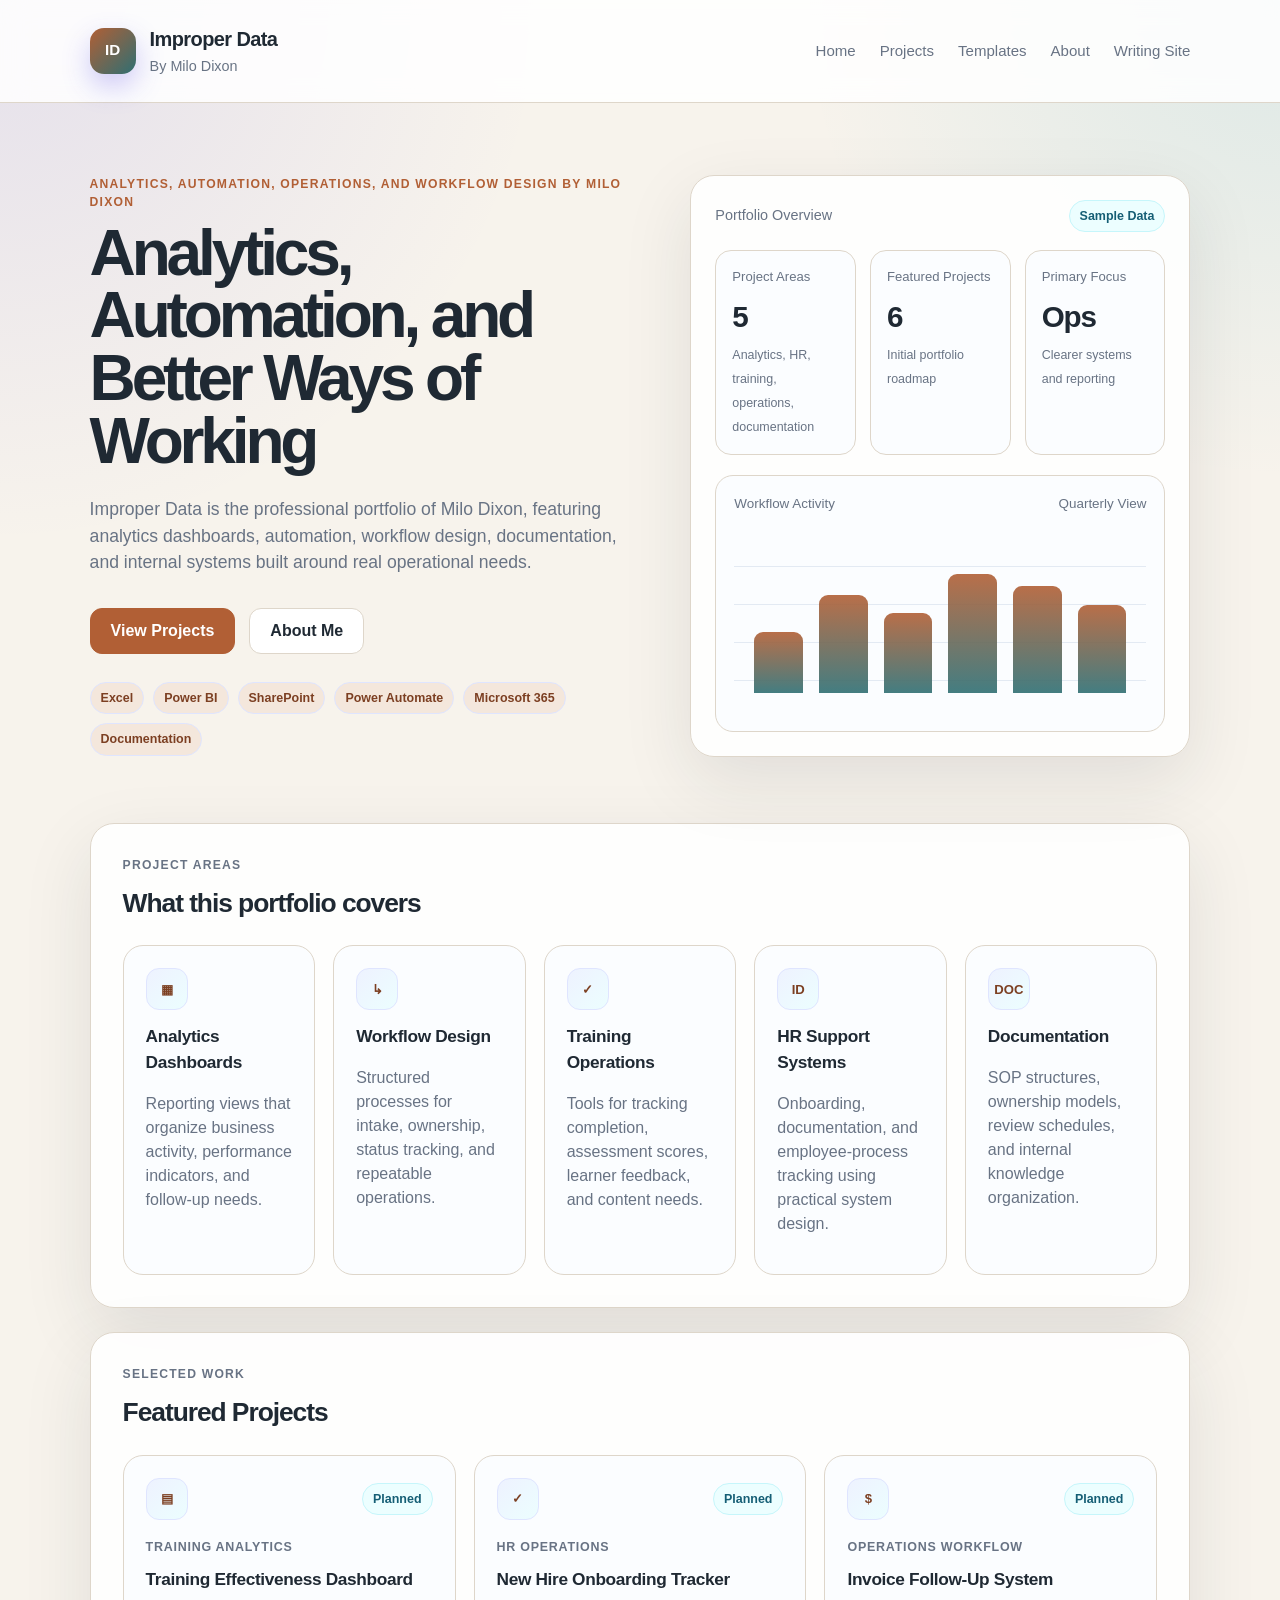
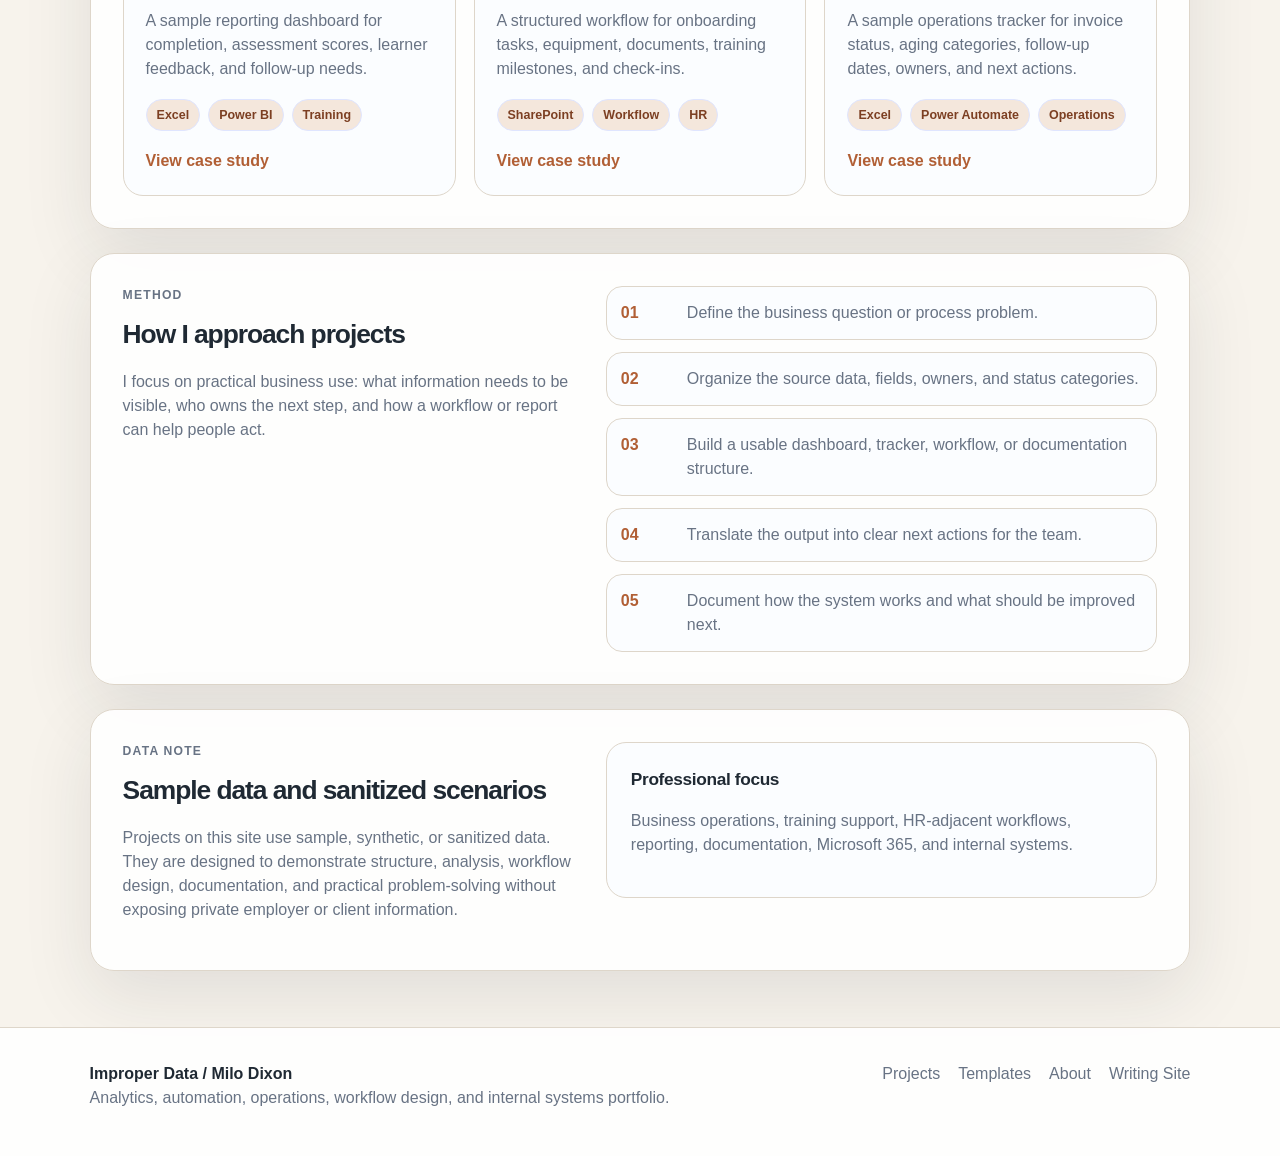
<file: index.html>
<!DOCTYPE html>
<html lang="en">
<head>
  <meta charset="UTF-8" />
  <meta name="viewport" content="width=device-width, initial-scale=1.0" />
  <title>Improper Data | Analytics, Automation, Operations, and Workflow Design by Milo Dixon</title>
  <meta name="description" content="Improper Data is the professional portfolio of Milo Dixon, featuring analytics dashboards, automation, workflow design, documentation, and internal systems built around real operational needs." />
  <link rel="canonical" href="https://milo-dixon.github.io/improper-data/" />
  <meta property="og:type" content="website" />
  <meta property="og:title" content="Improper Data | Analytics, Automation, Operations, and Workflow Design by Milo Dixon" />
  <meta property="og:description" content="Improper Data is the professional portfolio of Milo Dixon, featuring analytics dashboards, automation, workflow design, documentation, and internal systems built around real operational needs." />
  <meta property="og:url" content="https://milo-dixon.github.io/improper-data/" />
  <meta name="twitter:card" content="summary" />
  <meta name="twitter:title" content="Improper Data | Analytics, Automation, Operations, and Workflow Design by Milo Dixon" />
  <meta name="twitter:description" content="Improper Data is the professional portfolio of Milo Dixon, featuring analytics dashboards, automation, workflow design, documentation, and internal systems built around real operational needs." />
  <link rel="stylesheet" href="style.css" />
  <script type="application/ld+json">
    {
      "@context": "https://schema.org",
      "@type": "WebSite",
      "name": "Improper Data",
      "url": "https://milo-dixon.github.io/improper-data/",
      "description": "Improper Data is the professional portfolio of Milo Dixon, featuring analytics dashboards, automation, workflow design, documentation, and internal systems built around real operational needs.",
      "creator": {
        "@type": "Person",
        "name": "Milo Dixon"
      },
      "author": {
        "@type": "Person",
        "name": "Milo Dixon"
      }
    }
  </script>
</head>
<body>
  <header class="site-header">
  <a class="brand" href="index.html">
    <div class="logo">ID</div>
    <div>
      <h1>Improper Data</h1>
      <p>By Milo Dixon</p>
    </div>
  </a>

  <nav>
    <a href="index.html">Home</a>
    <a href="projects.html">Projects</a>
    <a href="templates.html">Templates</a>
    <a href="about.html">About</a>
    <a href="https://milo-dixon.github.io/" target="_blank" rel="noopener">Writing Site</a>
  </nav>
</header>
  <main>

    <section class="hero">
      <div class="hero-copy">
        <p class="eyebrow">Analytics, Automation, Operations, and Workflow Design by Milo Dixon</p>
        <h2>Analytics, Automation, and Better Ways of Working</h2>
        <p>
          Improper Data is the professional portfolio of Milo Dixon, featuring analytics
          dashboards, automation, workflow design, documentation, and internal systems
          built around real operational needs.
        </p>

        <div class="hero-actions">
          <a class="button primary" href="projects.html">View Projects</a>
          <a class="button secondary" href="about.html">About Me</a>
        </div>

        <div class="tool-strip">
          <span>Excel</span>
          <span>Power BI</span>
          <span>SharePoint</span>
          <span>Power Automate</span>
          <span>Microsoft 365</span>
          <span>Documentation</span>
        </div>
      </div>

      <div class="dashboard-card">
        <div class="dashboard-header">
          <span>Portfolio Overview</span>
          <span class="status-chip">Sample Data</span>
        </div>

        <div class="metrics">
          <div>
            <p>Project Areas</p>
            <strong>5</strong>
            <span>Analytics, HR, training, operations, documentation</span>
          </div>
          <div>
            <p>Featured Projects</p>
            <strong>6</strong>
            <span>Initial portfolio roadmap</span>
          </div>
          <div>
            <p>Primary Focus</p>
            <strong>Ops</strong>
            <span>Clearer systems and reporting</span>
          </div>
        </div>

        <div class="chart-panel">
          <div class="chart-title">
            <span>Workflow Activity</span>
            <span>Quarterly View</span>
          </div>
          <div class="chart-placeholder">
            <div class="bar bar-one"></div>
            <div class="bar bar-two"></div>
            <div class="bar bar-three"></div>
            <div class="bar bar-four"></div>
            <div class="bar bar-five"></div>
            <div class="bar bar-six"></div>
          </div>
        </div>
      </div>
    </section>

    <section class="section">
      <div class="section-heading">
        <p class="eyebrow">Project Areas</p>
        <h3>What this portfolio covers</h3>
      </div>

      <div class="area-grid">
        <article class="area-card">
          <div class="icon">▦</div>
          <h4>Analytics Dashboards</h4>
          <p>Reporting views that organize business activity, performance indicators, and follow-up needs.</p>
        </article>
        <article class="area-card">
          <div class="icon">↳</div>
          <h4>Workflow Design</h4>
          <p>Structured processes for intake, ownership, status tracking, and repeatable operations.</p>
        </article>
        <article class="area-card">
          <div class="icon">✓</div>
          <h4>Training Operations</h4>
          <p>Tools for tracking completion, assessment scores, learner feedback, and content needs.</p>
        </article>
        <article class="area-card">
          <div class="icon">ID</div>
          <h4>HR Support Systems</h4>
          <p>Onboarding, documentation, and employee-process tracking using practical system design.</p>
        </article>
        <article class="area-card">
          <div class="icon">DOC</div>
          <h4>Documentation</h4>
          <p>SOP structures, ownership models, review schedules, and internal knowledge organization.</p>
        </article>
      </div>
    </section>

    <section class="section">
      <div class="section-heading">
        <p class="eyebrow">Selected Work</p>
        <h3>Featured Projects</h3>
      </div>

      <div class="card-grid">
        <article class="card">
          <div class="card-top">
            <div class="icon">▤</div>
            <span class="status-chip">Planned</span>
          </div>
          <p class="card-label">Training Analytics</p>
          <h4>Training Effectiveness Dashboard</h4>
          <p>A sample reporting dashboard for completion, assessment scores, learner feedback, and follow-up needs.</p>
          <div class="tags"><span>Excel</span><span>Power BI</span><span>Training</span></div>
          <a class="card-link" href="projects/training-dashboard.html">View case study</a>
        </article>

        <article class="card">
          <div class="card-top">
            <div class="icon">✓</div>
            <span class="status-chip">Planned</span>
          </div>
          <p class="card-label">HR Operations</p>
          <h4>New Hire Onboarding Tracker</h4>
          <p>A structured workflow for onboarding tasks, equipment, documents, training milestones, and check-ins.</p>
          <div class="tags"><span>SharePoint</span><span>Workflow</span><span>HR</span></div>
          <a class="card-link" href="projects/onboarding-tracker.html">View case study</a>
        </article>

        <article class="card">
          <div class="card-top">
            <div class="icon">$</div>
            <span class="status-chip">Planned</span>
          </div>
          <p class="card-label">Operations Workflow</p>
          <h4>Invoice Follow-Up System</h4>
          <p>A sample operations tracker for invoice status, aging categories, follow-up dates, owners, and next actions.</p>
          <div class="tags"><span>Excel</span><span>Power Automate</span><span>Operations</span></div>
          <a class="card-link" href="projects/invoice-follow-up.html">View case study</a>
        </article>
      </div>
    </section>

    <section class="section split">
      <div>
        <p class="eyebrow">Method</p>
        <h3>How I approach projects</h3>
        <p>
          I focus on practical business use: what information needs to be visible,
          who owns the next step, and how a workflow or report can help people act.
        </p>
      </div>

      <div class="steps">
        <div><span>01</span><p>Define the business question or process problem.</p></div>
        <div><span>02</span><p>Organize the source data, fields, owners, and status categories.</p></div>
        <div><span>03</span><p>Build a usable dashboard, tracker, workflow, or documentation structure.</p></div>
        <div><span>04</span><p>Translate the output into clear next actions for the team.</p></div>
        <div><span>05</span><p>Document how the system works and what should be improved next.</p></div>
      </div>
    </section>

    <section class="section split">
      <div>
        <p class="eyebrow">Data Note</p>
        <h3>Sample data and sanitized scenarios</h3>
        <p>
          Projects on this site use sample, synthetic, or sanitized data. They are designed
          to demonstrate structure, analysis, workflow design, documentation, and practical
          problem-solving without exposing private employer or client information.
        </p>
      </div>
      <div class="callout">
        <h4>Professional focus</h4>
        <p>
          Business operations, training support, HR-adjacent workflows, reporting,
          documentation, Microsoft 365, and internal systems.
        </p>
      </div>
    </section>

  </main>
  <footer class="site-footer">
  <div>
    <p class="footer-title">Improper Data / Milo Dixon</p>
    <p>Analytics, automation, operations, workflow design, and internal systems portfolio.</p>
  </div>
  <div class="footer-links">
    <a href="projects.html">Projects</a>
    <a href="templates.html">Templates</a>
    <a href="about.html">About</a>
    <a href="https://milo-dixon.github.io/" target="_blank" rel="noopener">Writing Site</a>
  </div>
</footer>
</body>
</html>
</file>
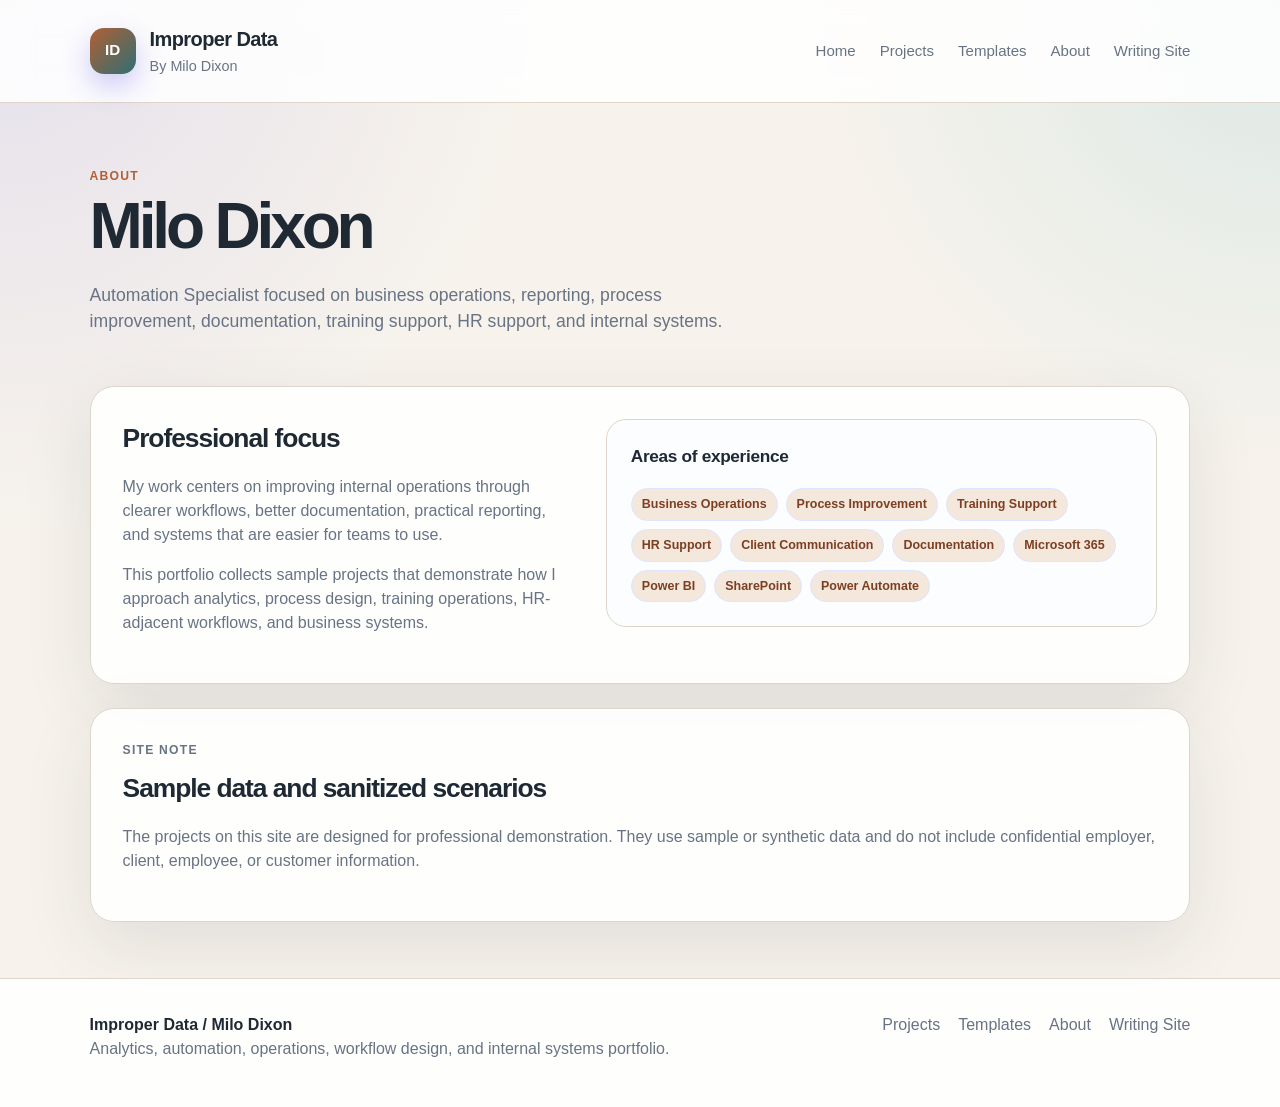
<file: about.html>
<!DOCTYPE html>
<html lang="en">
<head>
  <meta charset="UTF-8" />
  <meta name="viewport" content="width=device-width, initial-scale=1.0" />
  <title>About | Improper Data</title>
  <meta name="description" content="Learn about Milo Dixon and the analytics, automation, operations, workflow design, documentation, and internal systems work featured on Improper Data." />
  <link rel="canonical" href="https://milo-dixon.github.io/improper-data/about.html" />
  <meta property="og:type" content="website" />
  <meta property="og:title" content="About | Improper Data" />
  <meta property="og:description" content="Learn about Milo Dixon and the analytics, automation, operations, workflow design, documentation, and internal systems work featured on Improper Data." />
  <meta property="og:url" content="https://milo-dixon.github.io/improper-data/about.html" />
  <meta name="twitter:card" content="summary" />
  <meta name="twitter:title" content="About | Improper Data" />
  <meta name="twitter:description" content="Learn about Milo Dixon and the analytics, automation, operations, workflow design, documentation, and internal systems work featured on Improper Data." />
  <link rel="stylesheet" href="style.css" />
</head>
<body>
  <header class="site-header">
  <a class="brand" href="index.html">
    <div class="logo">ID</div>
    <div>
      <h1>Improper Data</h1>
      <p>By Milo Dixon</p>
    </div>
  </a>

  <nav>
    <a href="index.html">Home</a>
    <a href="projects.html">Projects</a>
    <a href="templates.html">Templates</a>
    <a href="about.html">About</a>
    <a href="https://milo-dixon.github.io/" target="_blank" rel="noopener">Writing Site</a>
  </nav>
</header>
  <main>

    <section class="page-hero">
      <p class="eyebrow">About</p>
      <h2>Milo Dixon</h2>
      <p>
        Automation Specialist focused on business operations, reporting, process improvement,
        documentation, training support, HR support, and internal systems.
      </p>
    </section>

    <section class="section split">
      <div>
        <h3>Professional focus</h3>
        <p>
          My work centers on improving internal operations through clearer workflows,
          better documentation, practical reporting, and systems that are easier for teams to use.
        </p>
        <p>
          This portfolio collects sample projects that demonstrate how I approach analytics,
          process design, training operations, HR-adjacent workflows, and business systems.
        </p>
      </div>

      <div class="callout">
        <h4>Areas of experience</h4>
        <div class="skill-list">
          <span>Business Operations</span>
          <span>Process Improvement</span>
          <span>Training Support</span>
          <span>HR Support</span>
          <span>Client Communication</span>
          <span>Documentation</span>
          <span>Microsoft 365</span>
          <span>Power BI</span>
          <span>SharePoint</span>
          <span>Power Automate</span>
        </div>
      </div>
    </section>

    <section class="section">
      <p class="eyebrow">Site Note</p>
      <h3>Sample data and sanitized scenarios</h3>
      <p>
        The projects on this site are designed for professional demonstration. They use sample
        or synthetic data and do not include confidential employer, client, employee, or customer
        information.
      </p>
    </section>

  </main>
  <footer class="site-footer">
  <div>
    <p class="footer-title">Improper Data / Milo Dixon</p>
    <p>Analytics, automation, operations, workflow design, and internal systems portfolio.</p>
  </div>
  <div class="footer-links">
    <a href="projects.html">Projects</a>
    <a href="templates.html">Templates</a>
    <a href="about.html">About</a>
    <a href="https://milo-dixon.github.io/" target="_blank" rel="noopener">Writing Site</a>
  </div>
</footer>
</body>
</html>
</file>
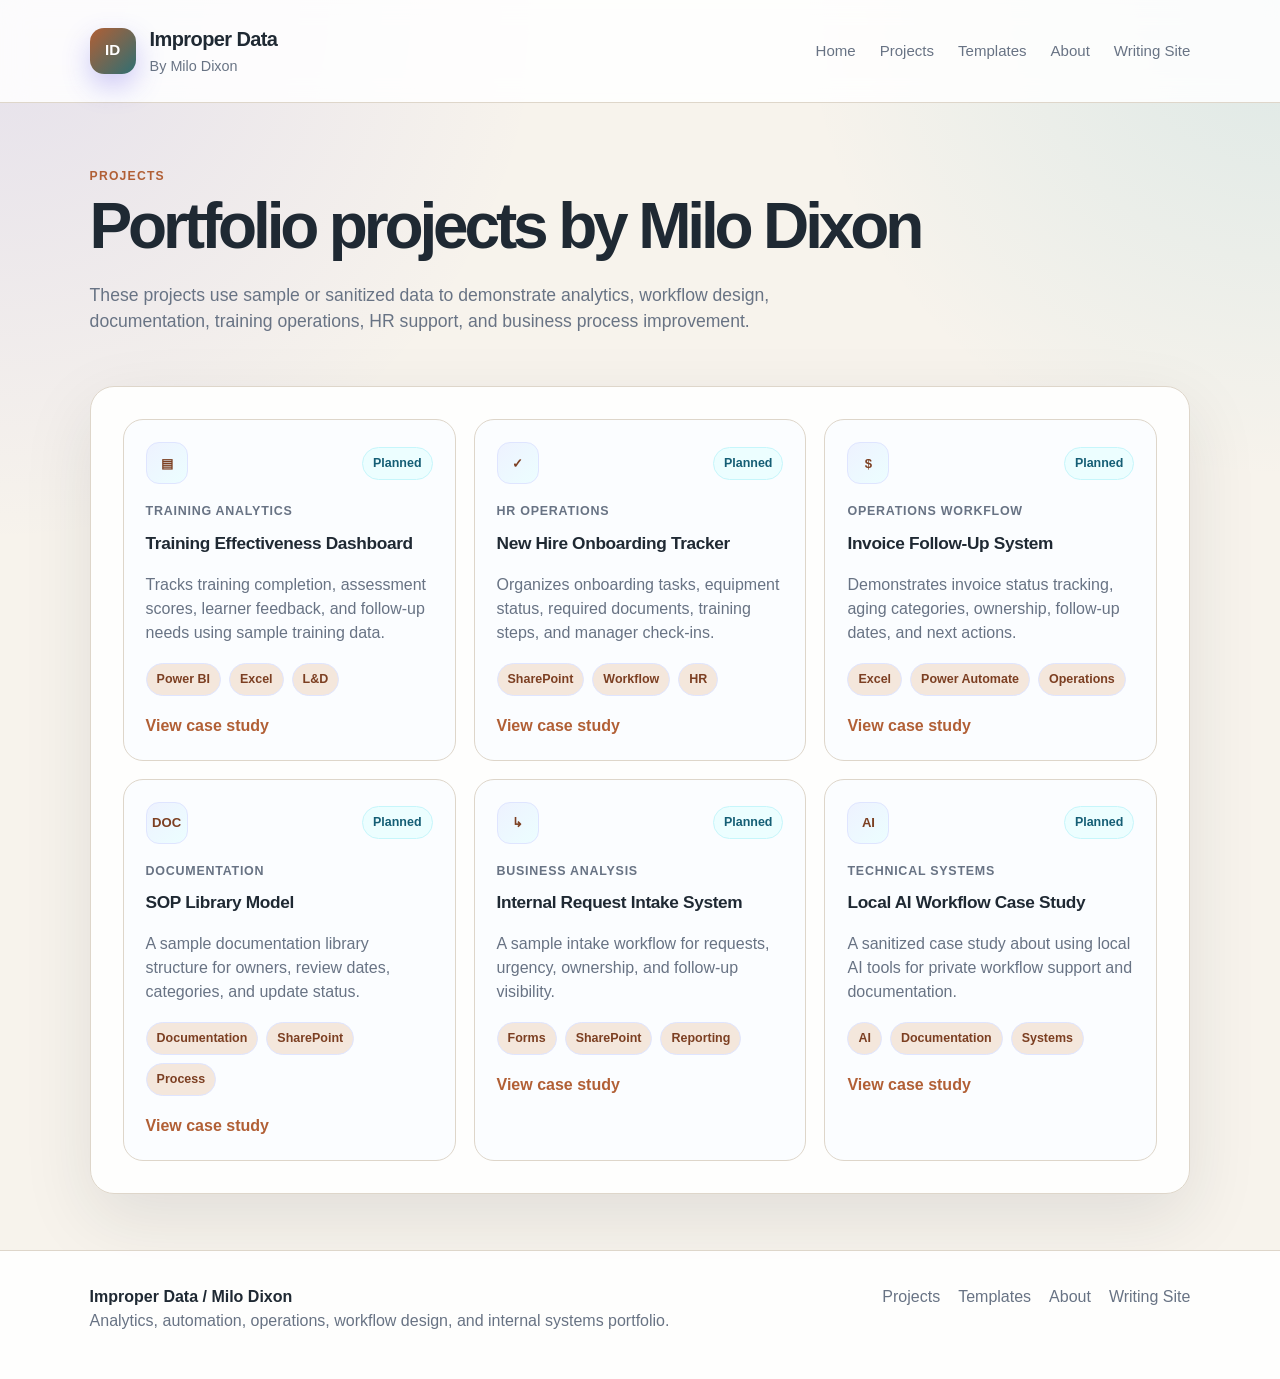
<file: projects.html>
<!DOCTYPE html>
<html lang="en">
<head>
  <meta charset="UTF-8" />
  <meta name="viewport" content="width=device-width, initial-scale=1.0" />
  <title>Projects | Improper Data</title>
  <meta name="description" content="Improper Data projects by Milo Dixon, featuring analytics dashboards, automation, workflow design, documentation, training operations, HR support, and internal systems." />
  <link rel="canonical" href="https://milo-dixon.github.io/improper-data/projects.html" />
  <meta property="og:type" content="website" />
  <meta property="og:title" content="Projects | Improper Data" />
  <meta property="og:description" content="Improper Data projects by Milo Dixon, featuring analytics dashboards, automation, workflow design, documentation, training operations, HR support, and internal systems." />
  <meta property="og:url" content="https://milo-dixon.github.io/improper-data/projects.html" />
  <meta name="twitter:card" content="summary" />
  <meta name="twitter:title" content="Projects | Improper Data" />
  <meta name="twitter:description" content="Improper Data projects by Milo Dixon, featuring analytics dashboards, automation, workflow design, documentation, training operations, HR support, and internal systems." />
  <link rel="stylesheet" href="style.css" />
</head>
<body>
  <header class="site-header">
  <a class="brand" href="index.html">
    <div class="logo">ID</div>
    <div>
      <h1>Improper Data</h1>
      <p>By Milo Dixon</p>
    </div>
  </a>

  <nav>
    <a href="index.html">Home</a>
    <a href="projects.html">Projects</a>
    <a href="templates.html">Templates</a>
    <a href="about.html">About</a>
    <a href="https://milo-dixon.github.io/" target="_blank" rel="noopener">Writing Site</a>
  </nav>
</header>
  <main>

    <section class="page-hero">
      <p class="eyebrow">Projects</p>
      <h2>Portfolio projects by Milo Dixon</h2>
      <p>
        These projects use sample or sanitized data to demonstrate analytics, workflow design,
        documentation, training operations, HR support, and business process improvement.
      </p>
    </section>

    <section class="section">
      <div class="card-grid">
        <article class="card">
          <div class="card-top"><div class="icon">▤</div><span class="status-chip">Planned</span></div>
          <p class="card-label">Training Analytics</p>
          <h4>Training Effectiveness Dashboard</h4>
          <p>Tracks training completion, assessment scores, learner feedback, and follow-up needs using sample training data.</p>
          <div class="tags"><span>Power BI</span><span>Excel</span><span>L&D</span></div>
          <a class="card-link" href="projects/training-dashboard.html">View case study</a>
        </article>

        <article class="card">
          <div class="card-top"><div class="icon">✓</div><span class="status-chip">Planned</span></div>
          <p class="card-label">HR Operations</p>
          <h4>New Hire Onboarding Tracker</h4>
          <p>Organizes onboarding tasks, equipment status, required documents, training steps, and manager check-ins.</p>
          <div class="tags"><span>SharePoint</span><span>Workflow</span><span>HR</span></div>
          <a class="card-link" href="projects/onboarding-tracker.html">View case study</a>
        </article>

        <article class="card">
          <div class="card-top"><div class="icon">$</div><span class="status-chip">Planned</span></div>
          <p class="card-label">Operations Workflow</p>
          <h4>Invoice Follow-Up System</h4>
          <p>Demonstrates invoice status tracking, aging categories, ownership, follow-up dates, and next actions.</p>
          <div class="tags"><span>Excel</span><span>Power Automate</span><span>Operations</span></div>
          <a class="card-link" href="projects/invoice-follow-up.html">View case study</a>
        </article>

        <article class="card">
          <div class="card-top"><div class="icon">DOC</div><span class="status-chip">Planned</span></div>
          <p class="card-label">Documentation</p>
          <h4>SOP Library Model</h4>
          <p>A sample documentation library structure for owners, review dates, categories, and update status.</p>
          <div class="tags"><span>Documentation</span><span>SharePoint</span><span>Process</span></div>
          <a class="card-link" href="projects/sop-library.html">View case study</a>
        </article>

        <article class="card">
          <div class="card-top"><div class="icon">↳</div><span class="status-chip">Planned</span></div>
          <p class="card-label">Business Analysis</p>
          <h4>Internal Request Intake System</h4>
          <p>A sample intake workflow for requests, urgency, ownership, and follow-up visibility.</p>
          <div class="tags"><span>Forms</span><span>SharePoint</span><span>Reporting</span></div>
          <a class="card-link" href="projects/request-intake.html">View case study</a>
        </article>

        <article class="card">
          <div class="card-top"><div class="icon">AI</div><span class="status-chip">Planned</span></div>
          <p class="card-label">Technical Systems</p>
          <h4>Local AI Workflow Case Study</h4>
          <p>A sanitized case study about using local AI tools for private workflow support and documentation.</p>
          <div class="tags"><span>AI</span><span>Documentation</span><span>Systems</span></div>
          <a class="card-link" href="projects/local-ai-workflow.html">View case study</a>
        </article>
      </div>
    </section>

  </main>
  <footer class="site-footer">
  <div>
    <p class="footer-title">Improper Data / Milo Dixon</p>
    <p>Analytics, automation, operations, workflow design, and internal systems portfolio.</p>
  </div>
  <div class="footer-links">
    <a href="projects.html">Projects</a>
    <a href="templates.html">Templates</a>
    <a href="about.html">About</a>
    <a href="https://milo-dixon.github.io/" target="_blank" rel="noopener">Writing Site</a>
  </div>
</footer>
</body>
</html>
</file>
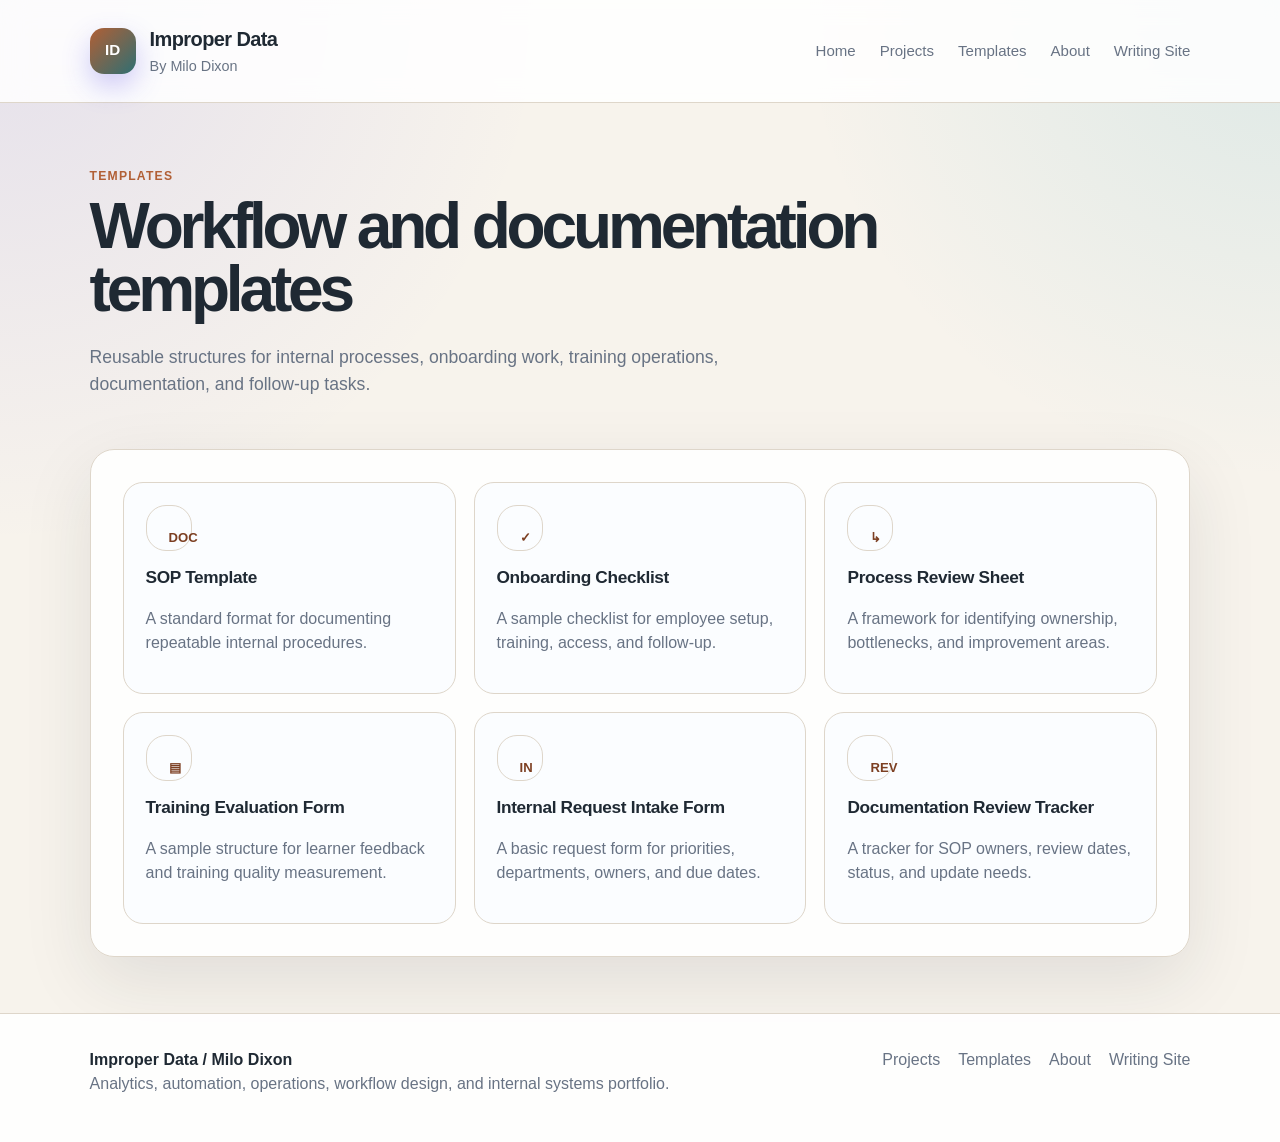
<file: templates.html>
<!DOCTYPE html>
<html lang="en">
<head>
  <meta charset="UTF-8" />
  <meta name="viewport" content="width=device-width, initial-scale=1.0" />
  <title>Templates | Improper Data</title>
  <meta name="description" content="Workflow and documentation templates from Improper Data for internal processes, onboarding work, training operations, documentation, and follow-up tasks." />
  <link rel="canonical" href="https://milo-dixon.github.io/improper-data/templates.html" />
  <meta property="og:type" content="website" />
  <meta property="og:title" content="Templates | Improper Data" />
  <meta property="og:description" content="Workflow and documentation templates from Improper Data for internal processes, onboarding work, training operations, documentation, and follow-up tasks." />
  <meta property="og:url" content="https://milo-dixon.github.io/improper-data/templates.html" />
  <meta name="twitter:card" content="summary" />
  <meta name="twitter:title" content="Templates | Improper Data" />
  <meta name="twitter:description" content="Workflow and documentation templates from Improper Data for internal processes, onboarding work, training operations, documentation, and follow-up tasks." />
  <link rel="stylesheet" href="style.css" />
</head>
<body>
  <header class="site-header">
  <a class="brand" href="index.html">
    <div class="logo">ID</div>
    <div>
      <h1>Improper Data</h1>
      <p>By Milo Dixon</p>
    </div>
  </a>

  <nav>
    <a href="index.html">Home</a>
    <a href="projects.html">Projects</a>
    <a href="templates.html">Templates</a>
    <a href="about.html">About</a>
    <a href="https://milo-dixon.github.io/" target="_blank" rel="noopener">Writing Site</a>
  </nav>
</header>
  <main>

    <section class="page-hero">
      <p class="eyebrow">Templates</p>
      <h2>Workflow and documentation templates</h2>
      <p>
        Reusable structures for internal processes, onboarding work, training operations,
        documentation, and follow-up tasks.
      </p>
    </section>

    <section class="section">
      <div class="template-list">
        <div><div class="icon">DOC</div><h4>SOP Template</h4><p>A standard format for documenting repeatable internal procedures.</p></div>
        <div><div class="icon">✓</div><h4>Onboarding Checklist</h4><p>A sample checklist for employee setup, training, access, and follow-up.</p></div>
        <div><div class="icon">↳</div><h4>Process Review Sheet</h4><p>A framework for identifying ownership, bottlenecks, and improvement areas.</p></div>
        <div><div class="icon">▤</div><h4>Training Evaluation Form</h4><p>A sample structure for learner feedback and training quality measurement.</p></div>
        <div><div class="icon">IN</div><h4>Internal Request Intake Form</h4><p>A basic request form for priorities, departments, owners, and due dates.</p></div>
        <div><div class="icon">REV</div><h4>Documentation Review Tracker</h4><p>A tracker for SOP owners, review dates, status, and update needs.</p></div>
      </div>
    </section>

  </main>
  <footer class="site-footer">
  <div>
    <p class="footer-title">Improper Data / Milo Dixon</p>
    <p>Analytics, automation, operations, workflow design, and internal systems portfolio.</p>
  </div>
  <div class="footer-links">
    <a href="projects.html">Projects</a>
    <a href="templates.html">Templates</a>
    <a href="about.html">About</a>
    <a href="https://milo-dixon.github.io/" target="_blank" rel="noopener">Writing Site</a>
  </div>
</footer>
</body>
</html>
</file>
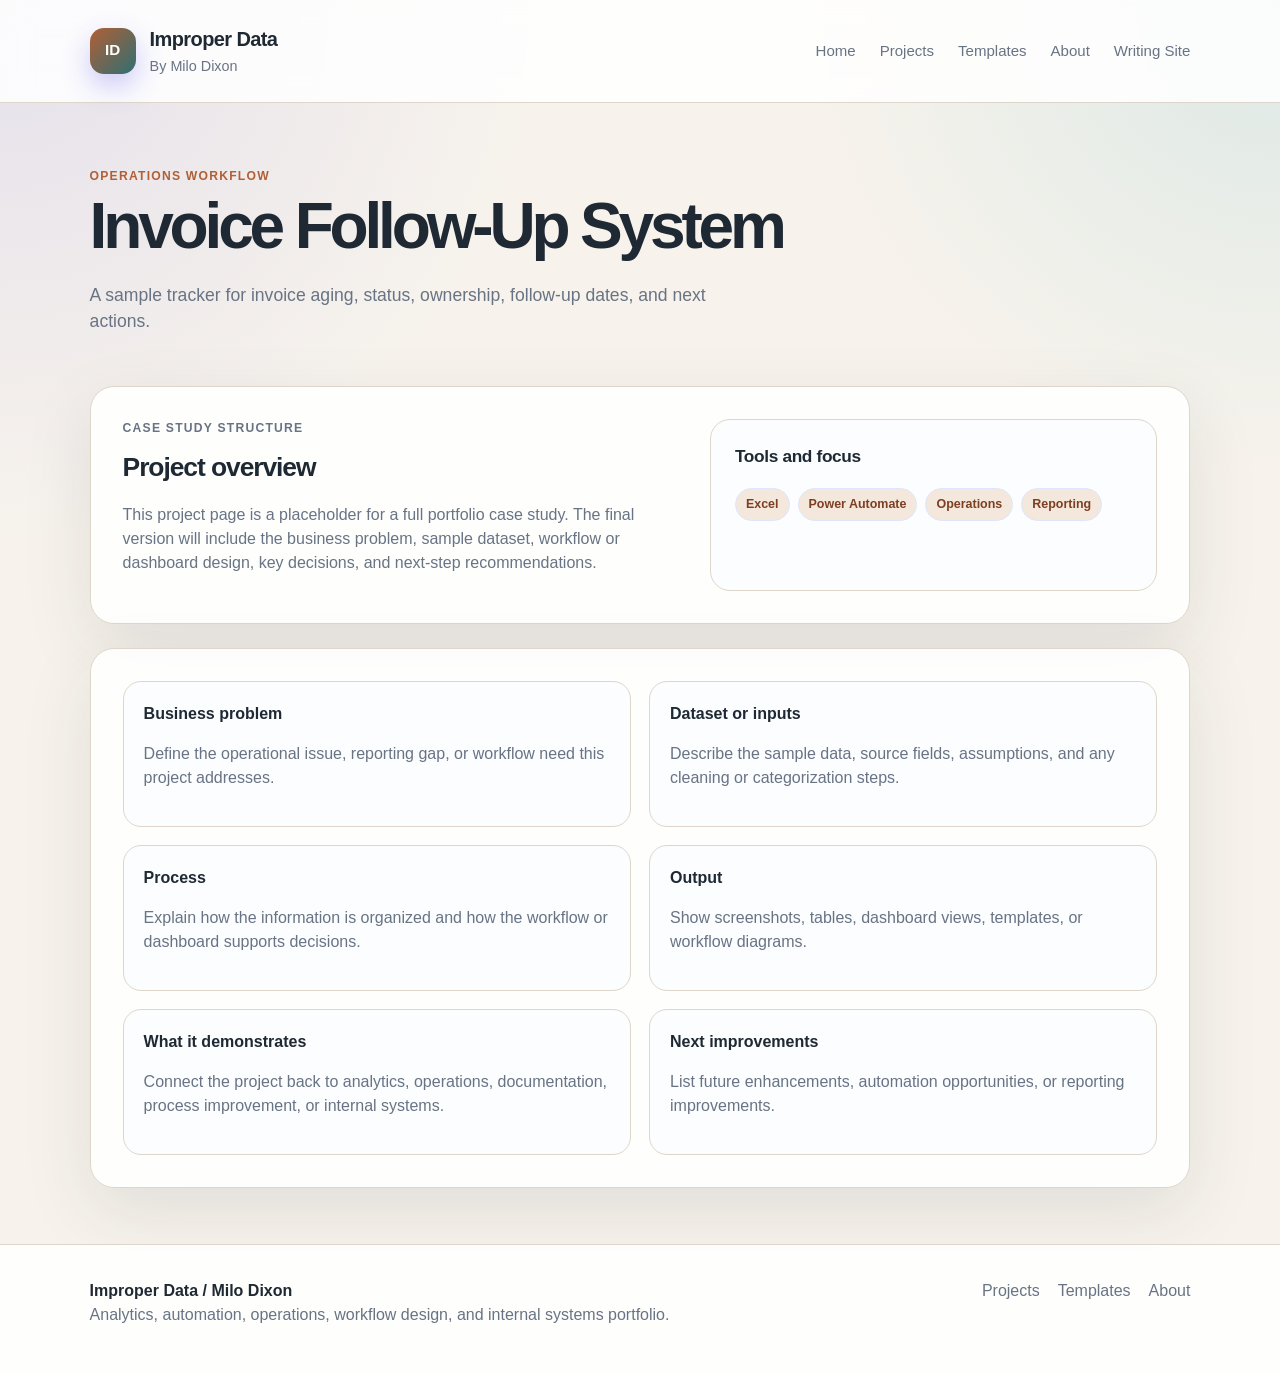
<file: projects/invoice-follow-up.html>
<!DOCTYPE html>
<html lang="en">
<head>
  <meta charset="UTF-8" />
  <meta name="viewport" content="width=device-width, initial-scale=1.0" />
  <title>Invoice Follow-Up System | Improper Data</title>
  <meta name="description" content="An Improper Data case study placeholder by Milo Dixon for invoice aging, status tracking, ownership, follow-up dates, and next actions." />
  <link rel="canonical" href="https://milo-dixon.github.io/improper-data/projects/invoice-follow-up.html" />
  <meta property="og:type" content="article" />
  <meta property="og:title" content="Invoice Follow-Up System | Improper Data" />
  <meta property="og:description" content="An Improper Data case study placeholder by Milo Dixon for invoice aging, status tracking, ownership, follow-up dates, and next actions." />
  <meta property="og:url" content="https://milo-dixon.github.io/improper-data/projects/invoice-follow-up.html" />
  <meta name="twitter:card" content="summary" />
  <meta name="twitter:title" content="Invoice Follow-Up System | Improper Data" />
  <meta name="twitter:description" content="An Improper Data case study placeholder by Milo Dixon for invoice aging, status tracking, ownership, follow-up dates, and next actions." />
  <link rel="stylesheet" href="../style.css" />
</head>
<body>
  <header class="site-header">
    <a class="brand" href="../index.html">
      <div class="logo">ID</div>
      <div>
        <h1>Improper Data</h1>
        <p>By Milo Dixon</p>
      </div>
    </a>
    <nav>
      <a href="../index.html">Home</a>
      <a href="../projects.html">Projects</a>
      <a href="../templates.html">Templates</a>
      <a href="../about.html">About</a>
      <a href="https://milo-dixon.github.io/" target="_blank" rel="noopener">Writing Site</a>
    </nav>
  </header>

  <main>
    <section class="page-hero">
      <p class="eyebrow">Operations Workflow</p>
      <h2>Invoice Follow-Up System</h2>
      <p>A sample tracker for invoice aging, status, ownership, follow-up dates, and next actions.</p>
    </section>

    <section class="section case-grid">
      <div>
        <p class="eyebrow">Case Study Structure</p>
        <h3>Project overview</h3>
        <p>
          This project page is a placeholder for a full portfolio case study. The final version
          will include the business problem, sample dataset, workflow or dashboard design,
          key decisions, and next-step recommendations.
        </p>
      </div>
      <div class="callout">
        <h4>Tools and focus</h4>
        <div class="skill-list">
          <span>Excel</span><span>Power Automate</span><span>Operations</span><span>Reporting</span>
        </div>
      </div>
    </section>

    <section class="section">
      <div class="case-sections">
        <div><h4>Business problem</h4><p>Define the operational issue, reporting gap, or workflow need this project addresses.</p></div>
        <div><h4>Dataset or inputs</h4><p>Describe the sample data, source fields, assumptions, and any cleaning or categorization steps.</p></div>
        <div><h4>Process</h4><p>Explain how the information is organized and how the workflow or dashboard supports decisions.</p></div>
        <div><h4>Output</h4><p>Show screenshots, tables, dashboard views, templates, or workflow diagrams.</p></div>
        <div><h4>What it demonstrates</h4><p>Connect the project back to analytics, operations, documentation, process improvement, or internal systems.</p></div>
        <div><h4>Next improvements</h4><p>List future enhancements, automation opportunities, or reporting improvements.</p></div>
      </div>
    </section>
  </main>

  <footer class="site-footer">
    <div>
      <p class="footer-title">Improper Data / Milo Dixon</p>
      <p>Analytics, automation, operations, workflow design, and internal systems portfolio.</p>
    </div>
    <div class="footer-links">
      <a href="../projects.html">Projects</a>
      <a href="../templates.html">Templates</a>
      <a href="../about.html">About</a>
    </div>
  </footer>
</body>
</html>
</file>
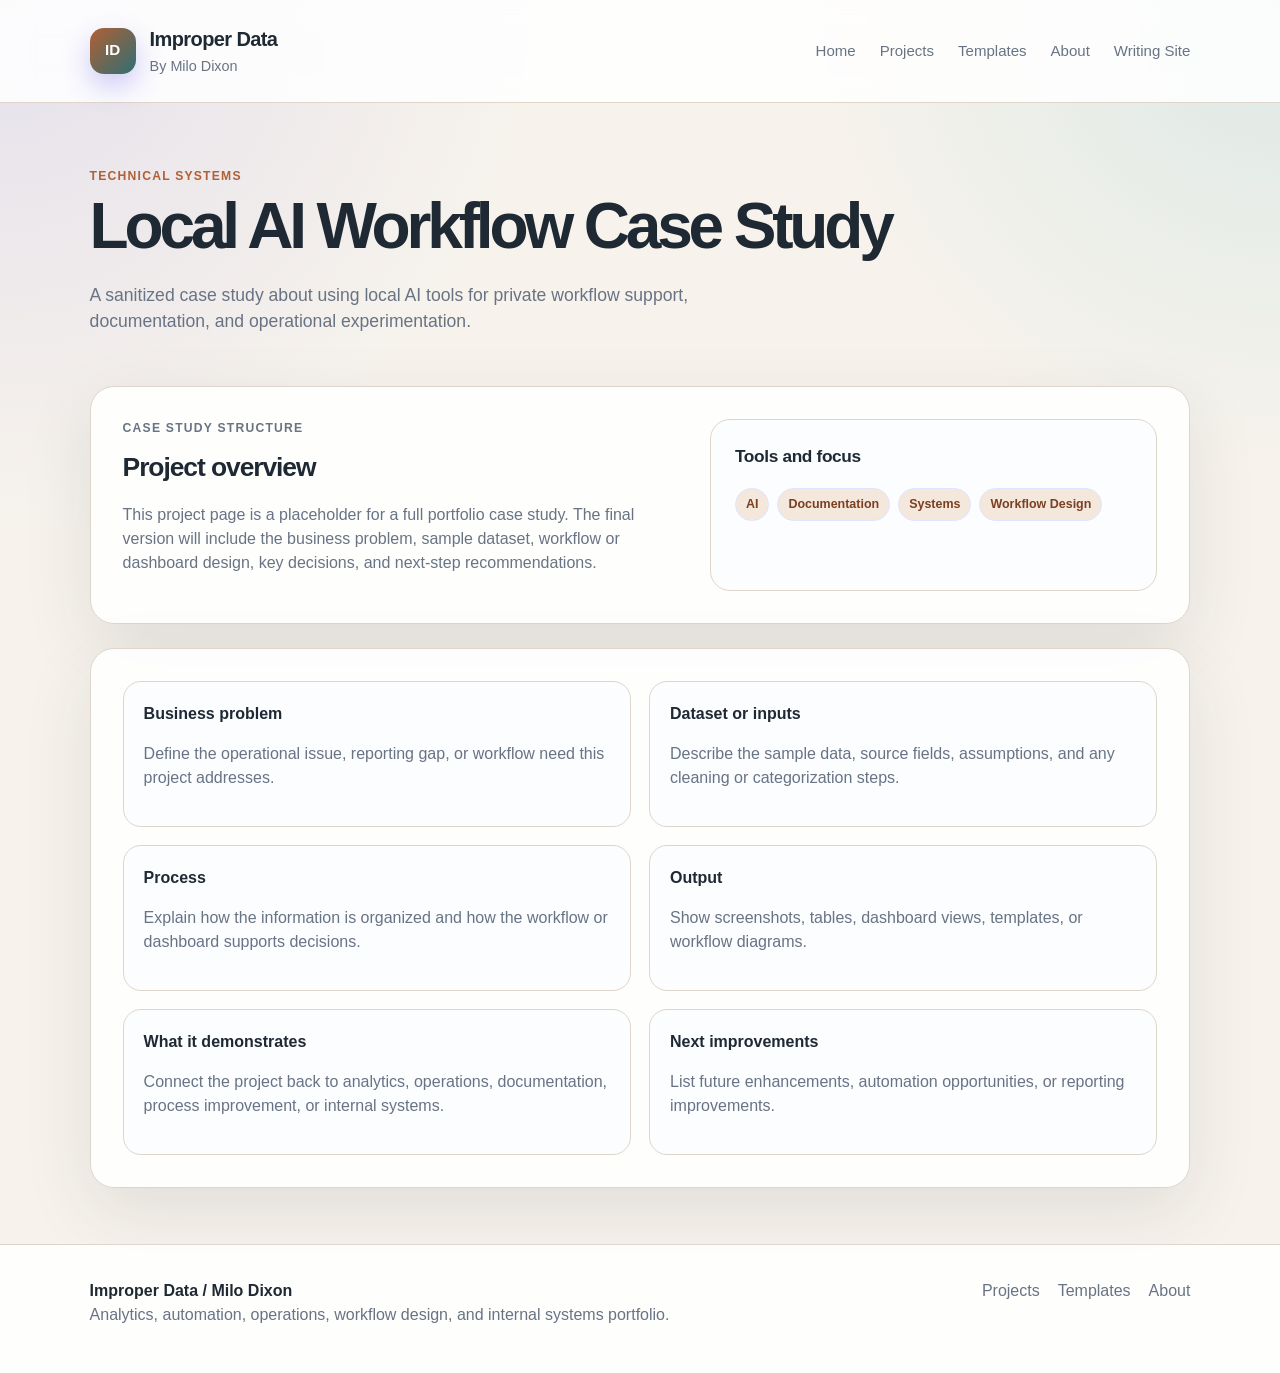
<file: projects/local-ai-workflow.html>
<!DOCTYPE html>
<html lang="en">
<head>
  <meta charset="UTF-8" />
  <meta name="viewport" content="width=device-width, initial-scale=1.0" />
  <title>Local AI Workflow Case Study | Improper Data</title>
  <meta name="description" content="An Improper Data case study placeholder by Milo Dixon about using local AI tools for private workflow support, documentation, and operational experimentation." />
  <link rel="canonical" href="https://milo-dixon.github.io/improper-data/projects/local-ai-workflow.html" />
  <meta property="og:type" content="article" />
  <meta property="og:title" content="Local AI Workflow Case Study | Improper Data" />
  <meta property="og:description" content="An Improper Data case study placeholder by Milo Dixon about using local AI tools for private workflow support, documentation, and operational experimentation." />
  <meta property="og:url" content="https://milo-dixon.github.io/improper-data/projects/local-ai-workflow.html" />
  <meta name="twitter:card" content="summary" />
  <meta name="twitter:title" content="Local AI Workflow Case Study | Improper Data" />
  <meta name="twitter:description" content="An Improper Data case study placeholder by Milo Dixon about using local AI tools for private workflow support, documentation, and operational experimentation." />
  <link rel="stylesheet" href="../style.css" />
</head>
<body>
  <header class="site-header">
    <a class="brand" href="../index.html">
      <div class="logo">ID</div>
      <div>
        <h1>Improper Data</h1>
        <p>By Milo Dixon</p>
      </div>
    </a>
    <nav>
      <a href="../index.html">Home</a>
      <a href="../projects.html">Projects</a>
      <a href="../templates.html">Templates</a>
      <a href="../about.html">About</a>
      <a href="https://milo-dixon.github.io/" target="_blank" rel="noopener">Writing Site</a>
    </nav>
  </header>

  <main>
    <section class="page-hero">
      <p class="eyebrow">Technical Systems</p>
      <h2>Local AI Workflow Case Study</h2>
      <p>A sanitized case study about using local AI tools for private workflow support, documentation, and operational experimentation.</p>
    </section>

    <section class="section case-grid">
      <div>
        <p class="eyebrow">Case Study Structure</p>
        <h3>Project overview</h3>
        <p>
          This project page is a placeholder for a full portfolio case study. The final version
          will include the business problem, sample dataset, workflow or dashboard design,
          key decisions, and next-step recommendations.
        </p>
      </div>
      <div class="callout">
        <h4>Tools and focus</h4>
        <div class="skill-list">
          <span>AI</span><span>Documentation</span><span>Systems</span><span>Workflow Design</span>
        </div>
      </div>
    </section>

    <section class="section">
      <div class="case-sections">
        <div><h4>Business problem</h4><p>Define the operational issue, reporting gap, or workflow need this project addresses.</p></div>
        <div><h4>Dataset or inputs</h4><p>Describe the sample data, source fields, assumptions, and any cleaning or categorization steps.</p></div>
        <div><h4>Process</h4><p>Explain how the information is organized and how the workflow or dashboard supports decisions.</p></div>
        <div><h4>Output</h4><p>Show screenshots, tables, dashboard views, templates, or workflow diagrams.</p></div>
        <div><h4>What it demonstrates</h4><p>Connect the project back to analytics, operations, documentation, process improvement, or internal systems.</p></div>
        <div><h4>Next improvements</h4><p>List future enhancements, automation opportunities, or reporting improvements.</p></div>
      </div>
    </section>
  </main>

  <footer class="site-footer">
    <div>
      <p class="footer-title">Improper Data / Milo Dixon</p>
      <p>Analytics, automation, operations, workflow design, and internal systems portfolio.</p>
    </div>
    <div class="footer-links">
      <a href="../projects.html">Projects</a>
      <a href="../templates.html">Templates</a>
      <a href="../about.html">About</a>
    </div>
  </footer>
</body>
</html>
</file>
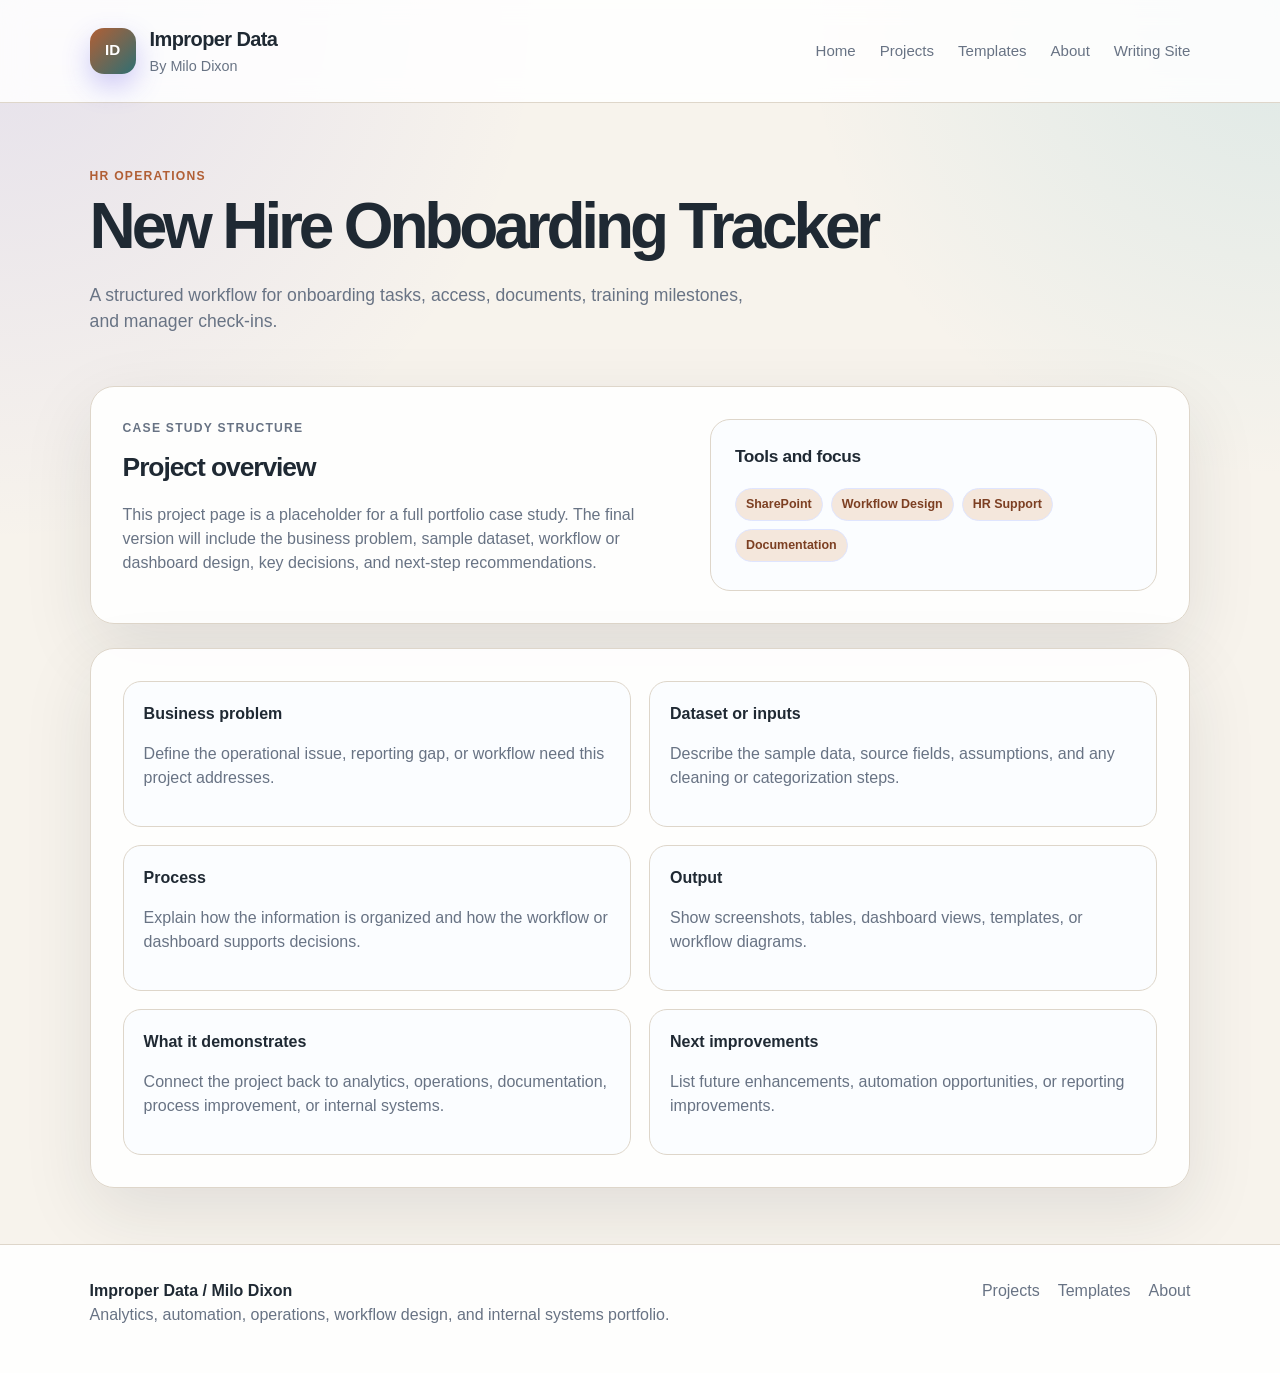
<file: projects/onboarding-tracker.html>
<!DOCTYPE html>
<html lang="en">
<head>
  <meta charset="UTF-8" />
  <meta name="viewport" content="width=device-width, initial-scale=1.0" />
  <title>New Hire Onboarding Tracker | Improper Data</title>
  <meta name="description" content="An Improper Data case study placeholder by Milo Dixon for onboarding tasks, access, documents, training milestones, and manager check-ins." />
  <link rel="canonical" href="https://milo-dixon.github.io/improper-data/projects/onboarding-tracker.html" />
  <meta property="og:type" content="article" />
  <meta property="og:title" content="New Hire Onboarding Tracker | Improper Data" />
  <meta property="og:description" content="An Improper Data case study placeholder by Milo Dixon for onboarding tasks, access, documents, training milestones, and manager check-ins." />
  <meta property="og:url" content="https://milo-dixon.github.io/improper-data/projects/onboarding-tracker.html" />
  <meta name="twitter:card" content="summary" />
  <meta name="twitter:title" content="New Hire Onboarding Tracker | Improper Data" />
  <meta name="twitter:description" content="An Improper Data case study placeholder by Milo Dixon for onboarding tasks, access, documents, training milestones, and manager check-ins." />
  <link rel="stylesheet" href="../style.css" />
</head>
<body>
  <header class="site-header">
    <a class="brand" href="../index.html">
      <div class="logo">ID</div>
      <div>
        <h1>Improper Data</h1>
        <p>By Milo Dixon</p>
      </div>
    </a>
    <nav>
      <a href="../index.html">Home</a>
      <a href="../projects.html">Projects</a>
      <a href="../templates.html">Templates</a>
      <a href="../about.html">About</a>
      <a href="https://milo-dixon.github.io/" target="_blank" rel="noopener">Writing Site</a>
    </nav>
  </header>

  <main>
    <section class="page-hero">
      <p class="eyebrow">HR Operations</p>
      <h2>New Hire Onboarding Tracker</h2>
      <p>A structured workflow for onboarding tasks, access, documents, training milestones, and manager check-ins.</p>
    </section>

    <section class="section case-grid">
      <div>
        <p class="eyebrow">Case Study Structure</p>
        <h3>Project overview</h3>
        <p>
          This project page is a placeholder for a full portfolio case study. The final version
          will include the business problem, sample dataset, workflow or dashboard design,
          key decisions, and next-step recommendations.
        </p>
      </div>
      <div class="callout">
        <h4>Tools and focus</h4>
        <div class="skill-list">
          <span>SharePoint</span><span>Workflow Design</span><span>HR Support</span><span>Documentation</span>
        </div>
      </div>
    </section>

    <section class="section">
      <div class="case-sections">
        <div><h4>Business problem</h4><p>Define the operational issue, reporting gap, or workflow need this project addresses.</p></div>
        <div><h4>Dataset or inputs</h4><p>Describe the sample data, source fields, assumptions, and any cleaning or categorization steps.</p></div>
        <div><h4>Process</h4><p>Explain how the information is organized and how the workflow or dashboard supports decisions.</p></div>
        <div><h4>Output</h4><p>Show screenshots, tables, dashboard views, templates, or workflow diagrams.</p></div>
        <div><h4>What it demonstrates</h4><p>Connect the project back to analytics, operations, documentation, process improvement, or internal systems.</p></div>
        <div><h4>Next improvements</h4><p>List future enhancements, automation opportunities, or reporting improvements.</p></div>
      </div>
    </section>
  </main>

  <footer class="site-footer">
    <div>
      <p class="footer-title">Improper Data / Milo Dixon</p>
      <p>Analytics, automation, operations, workflow design, and internal systems portfolio.</p>
    </div>
    <div class="footer-links">
      <a href="../projects.html">Projects</a>
      <a href="../templates.html">Templates</a>
      <a href="../about.html">About</a>
    </div>
  </footer>
</body>
</html>
</file>
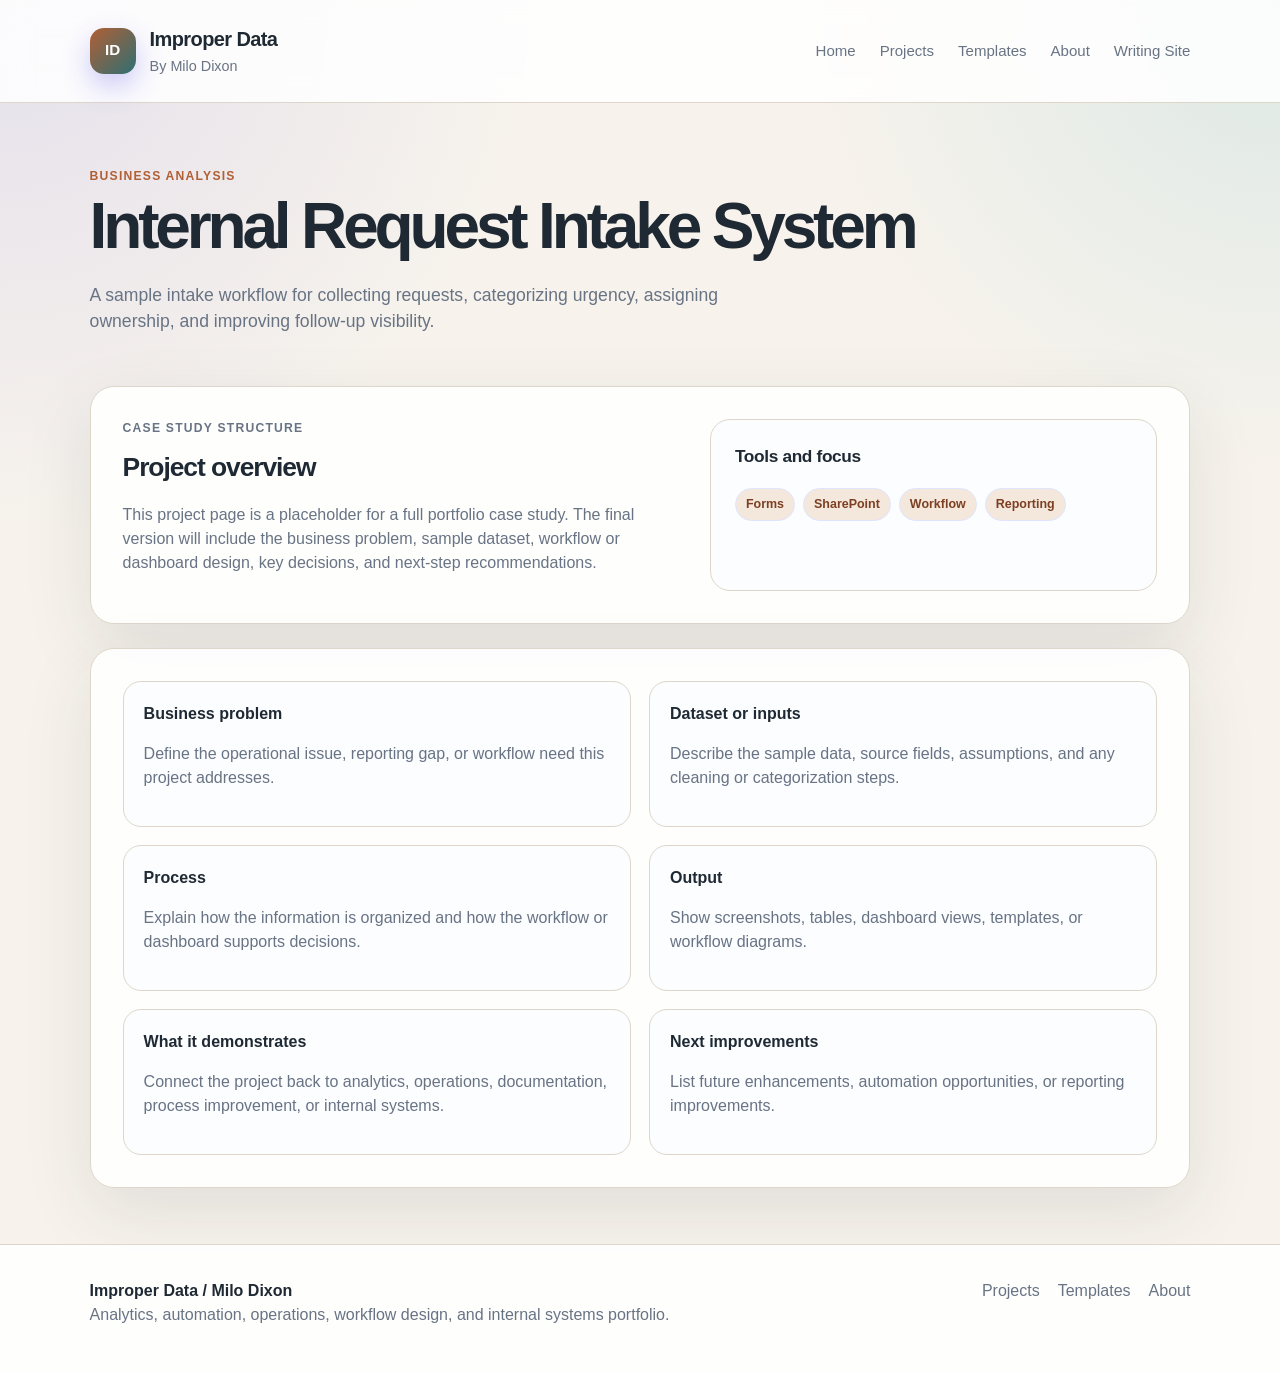
<file: projects/request-intake.html>
<!DOCTYPE html>
<html lang="en">
<head>
  <meta charset="UTF-8" />
  <meta name="viewport" content="width=device-width, initial-scale=1.0" />
  <title>Internal Request Intake System | Improper Data</title>
  <meta name="description" content="An Improper Data case study placeholder by Milo Dixon for request intake, urgency, ownership, and follow-up visibility." />
  <link rel="canonical" href="https://milo-dixon.github.io/improper-data/projects/request-intake.html" />
  <meta property="og:type" content="article" />
  <meta property="og:title" content="Internal Request Intake System | Improper Data" />
  <meta property="og:description" content="An Improper Data case study placeholder by Milo Dixon for request intake, urgency, ownership, and follow-up visibility." />
  <meta property="og:url" content="https://milo-dixon.github.io/improper-data/projects/request-intake.html" />
  <meta name="twitter:card" content="summary" />
  <meta name="twitter:title" content="Internal Request Intake System | Improper Data" />
  <meta name="twitter:description" content="An Improper Data case study placeholder by Milo Dixon for request intake, urgency, ownership, and follow-up visibility." />
  <link rel="stylesheet" href="../style.css" />
</head>
<body>
  <header class="site-header">
    <a class="brand" href="../index.html">
      <div class="logo">ID</div>
      <div>
        <h1>Improper Data</h1>
        <p>By Milo Dixon</p>
      </div>
    </a>
    <nav>
      <a href="../index.html">Home</a>
      <a href="../projects.html">Projects</a>
      <a href="../templates.html">Templates</a>
      <a href="../about.html">About</a>
      <a href="https://milo-dixon.github.io/" target="_blank" rel="noopener">Writing Site</a>
    </nav>
  </header>

  <main>
    <section class="page-hero">
      <p class="eyebrow">Business Analysis</p>
      <h2>Internal Request Intake System</h2>
      <p>A sample intake workflow for collecting requests, categorizing urgency, assigning ownership, and improving follow-up visibility.</p>
    </section>

    <section class="section case-grid">
      <div>
        <p class="eyebrow">Case Study Structure</p>
        <h3>Project overview</h3>
        <p>
          This project page is a placeholder for a full portfolio case study. The final version
          will include the business problem, sample dataset, workflow or dashboard design,
          key decisions, and next-step recommendations.
        </p>
      </div>
      <div class="callout">
        <h4>Tools and focus</h4>
        <div class="skill-list">
          <span>Forms</span><span>SharePoint</span><span>Workflow</span><span>Reporting</span>
        </div>
      </div>
    </section>

    <section class="section">
      <div class="case-sections">
        <div><h4>Business problem</h4><p>Define the operational issue, reporting gap, or workflow need this project addresses.</p></div>
        <div><h4>Dataset or inputs</h4><p>Describe the sample data, source fields, assumptions, and any cleaning or categorization steps.</p></div>
        <div><h4>Process</h4><p>Explain how the information is organized and how the workflow or dashboard supports decisions.</p></div>
        <div><h4>Output</h4><p>Show screenshots, tables, dashboard views, templates, or workflow diagrams.</p></div>
        <div><h4>What it demonstrates</h4><p>Connect the project back to analytics, operations, documentation, process improvement, or internal systems.</p></div>
        <div><h4>Next improvements</h4><p>List future enhancements, automation opportunities, or reporting improvements.</p></div>
      </div>
    </section>
  </main>

  <footer class="site-footer">
    <div>
      <p class="footer-title">Improper Data / Milo Dixon</p>
      <p>Analytics, automation, operations, workflow design, and internal systems portfolio.</p>
    </div>
    <div class="footer-links">
      <a href="../projects.html">Projects</a>
      <a href="../templates.html">Templates</a>
      <a href="../about.html">About</a>
    </div>
  </footer>
</body>
</html>
</file>
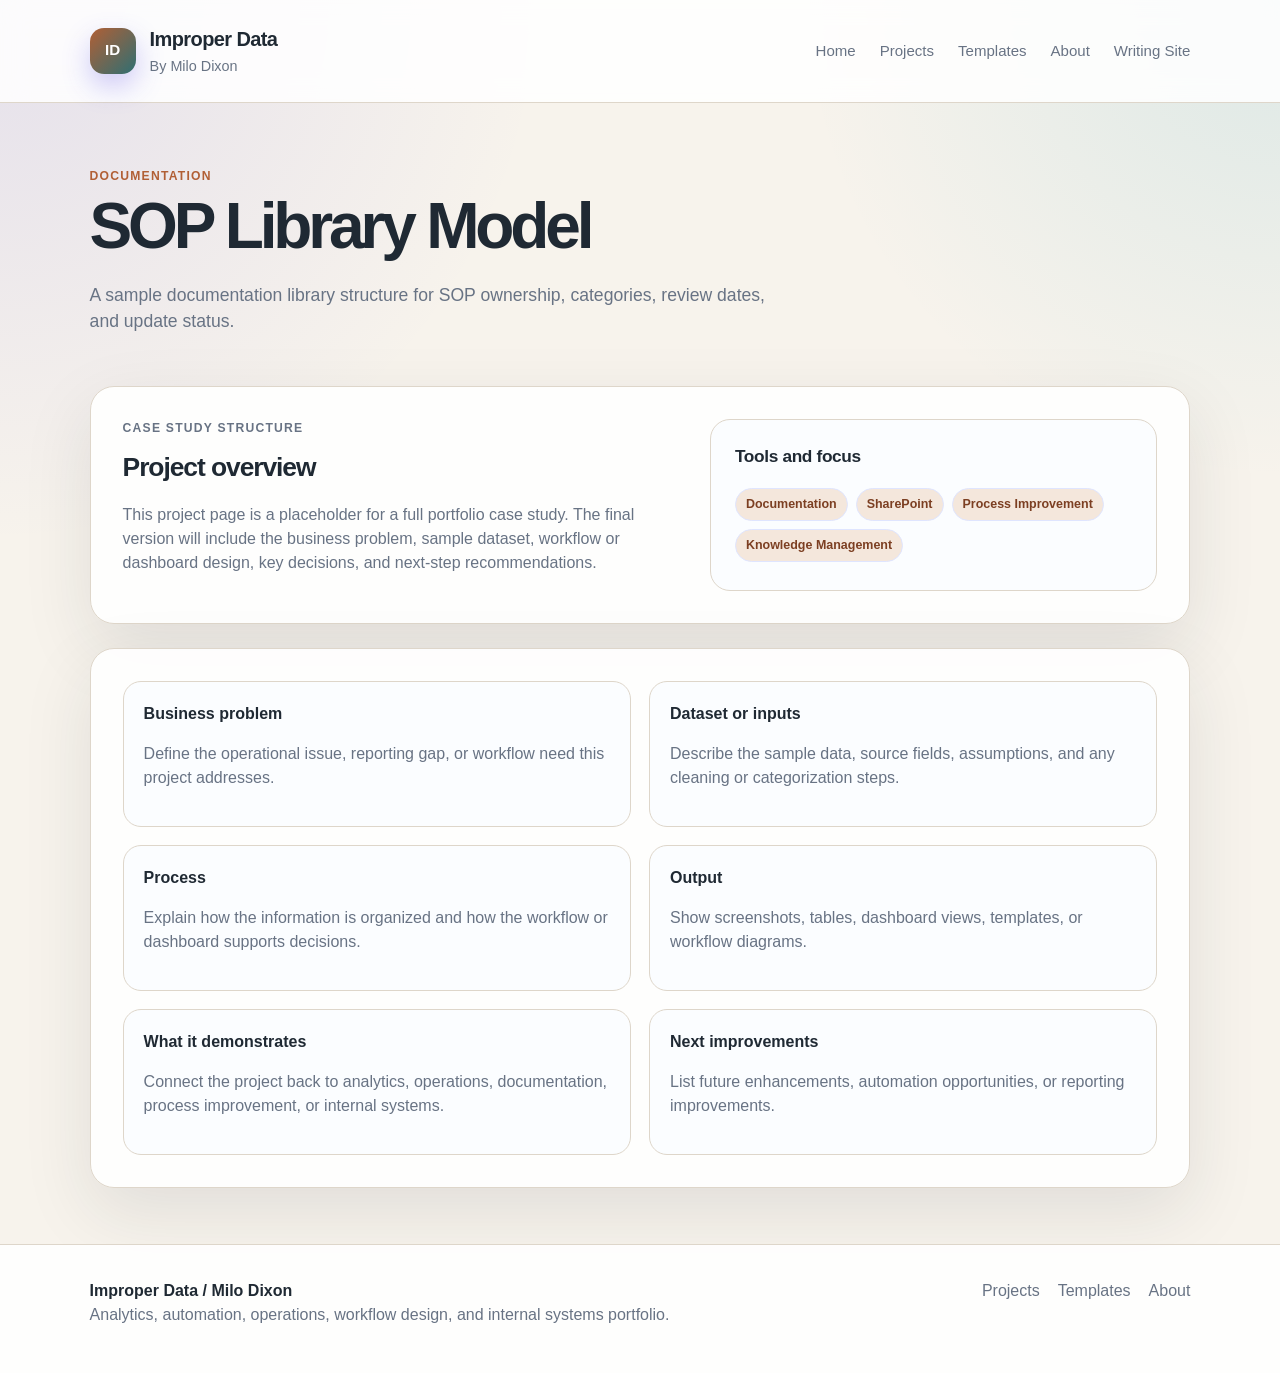
<file: projects/sop-library.html>
<!DOCTYPE html>
<html lang="en">
<head>
  <meta charset="UTF-8" />
  <meta name="viewport" content="width=device-width, initial-scale=1.0" />
  <title>SOP Library Model | Improper Data</title>
  <meta name="description" content="An Improper Data case study placeholder by Milo Dixon for SOP ownership, categories, review dates, and update status." />
  <link rel="canonical" href="https://milo-dixon.github.io/improper-data/projects/sop-library.html" />
  <meta property="og:type" content="article" />
  <meta property="og:title" content="SOP Library Model | Improper Data" />
  <meta property="og:description" content="An Improper Data case study placeholder by Milo Dixon for SOP ownership, categories, review dates, and update status." />
  <meta property="og:url" content="https://milo-dixon.github.io/improper-data/projects/sop-library.html" />
  <meta name="twitter:card" content="summary" />
  <meta name="twitter:title" content="SOP Library Model | Improper Data" />
  <meta name="twitter:description" content="An Improper Data case study placeholder by Milo Dixon for SOP ownership, categories, review dates, and update status." />
  <link rel="stylesheet" href="../style.css" />
</head>
<body>
  <header class="site-header">
    <a class="brand" href="../index.html">
      <div class="logo">ID</div>
      <div>
        <h1>Improper Data</h1>
        <p>By Milo Dixon</p>
      </div>
    </a>
    <nav>
      <a href="../index.html">Home</a>
      <a href="../projects.html">Projects</a>
      <a href="../templates.html">Templates</a>
      <a href="../about.html">About</a>
      <a href="https://milo-dixon.github.io/" target="_blank" rel="noopener">Writing Site</a>
    </nav>
  </header>

  <main>
    <section class="page-hero">
      <p class="eyebrow">Documentation</p>
      <h2>SOP Library Model</h2>
      <p>A sample documentation library structure for SOP ownership, categories, review dates, and update status.</p>
    </section>

    <section class="section case-grid">
      <div>
        <p class="eyebrow">Case Study Structure</p>
        <h3>Project overview</h3>
        <p>
          This project page is a placeholder for a full portfolio case study. The final version
          will include the business problem, sample dataset, workflow or dashboard design,
          key decisions, and next-step recommendations.
        </p>
      </div>
      <div class="callout">
        <h4>Tools and focus</h4>
        <div class="skill-list">
          <span>Documentation</span><span>SharePoint</span><span>Process Improvement</span><span>Knowledge Management</span>
        </div>
      </div>
    </section>

    <section class="section">
      <div class="case-sections">
        <div><h4>Business problem</h4><p>Define the operational issue, reporting gap, or workflow need this project addresses.</p></div>
        <div><h4>Dataset or inputs</h4><p>Describe the sample data, source fields, assumptions, and any cleaning or categorization steps.</p></div>
        <div><h4>Process</h4><p>Explain how the information is organized and how the workflow or dashboard supports decisions.</p></div>
        <div><h4>Output</h4><p>Show screenshots, tables, dashboard views, templates, or workflow diagrams.</p></div>
        <div><h4>What it demonstrates</h4><p>Connect the project back to analytics, operations, documentation, process improvement, or internal systems.</p></div>
        <div><h4>Next improvements</h4><p>List future enhancements, automation opportunities, or reporting improvements.</p></div>
      </div>
    </section>
  </main>

  <footer class="site-footer">
    <div>
      <p class="footer-title">Improper Data / Milo Dixon</p>
      <p>Analytics, automation, operations, workflow design, and internal systems portfolio.</p>
    </div>
    <div class="footer-links">
      <a href="../projects.html">Projects</a>
      <a href="../templates.html">Templates</a>
      <a href="../about.html">About</a>
    </div>
  </footer>
</body>
</html>
</file>
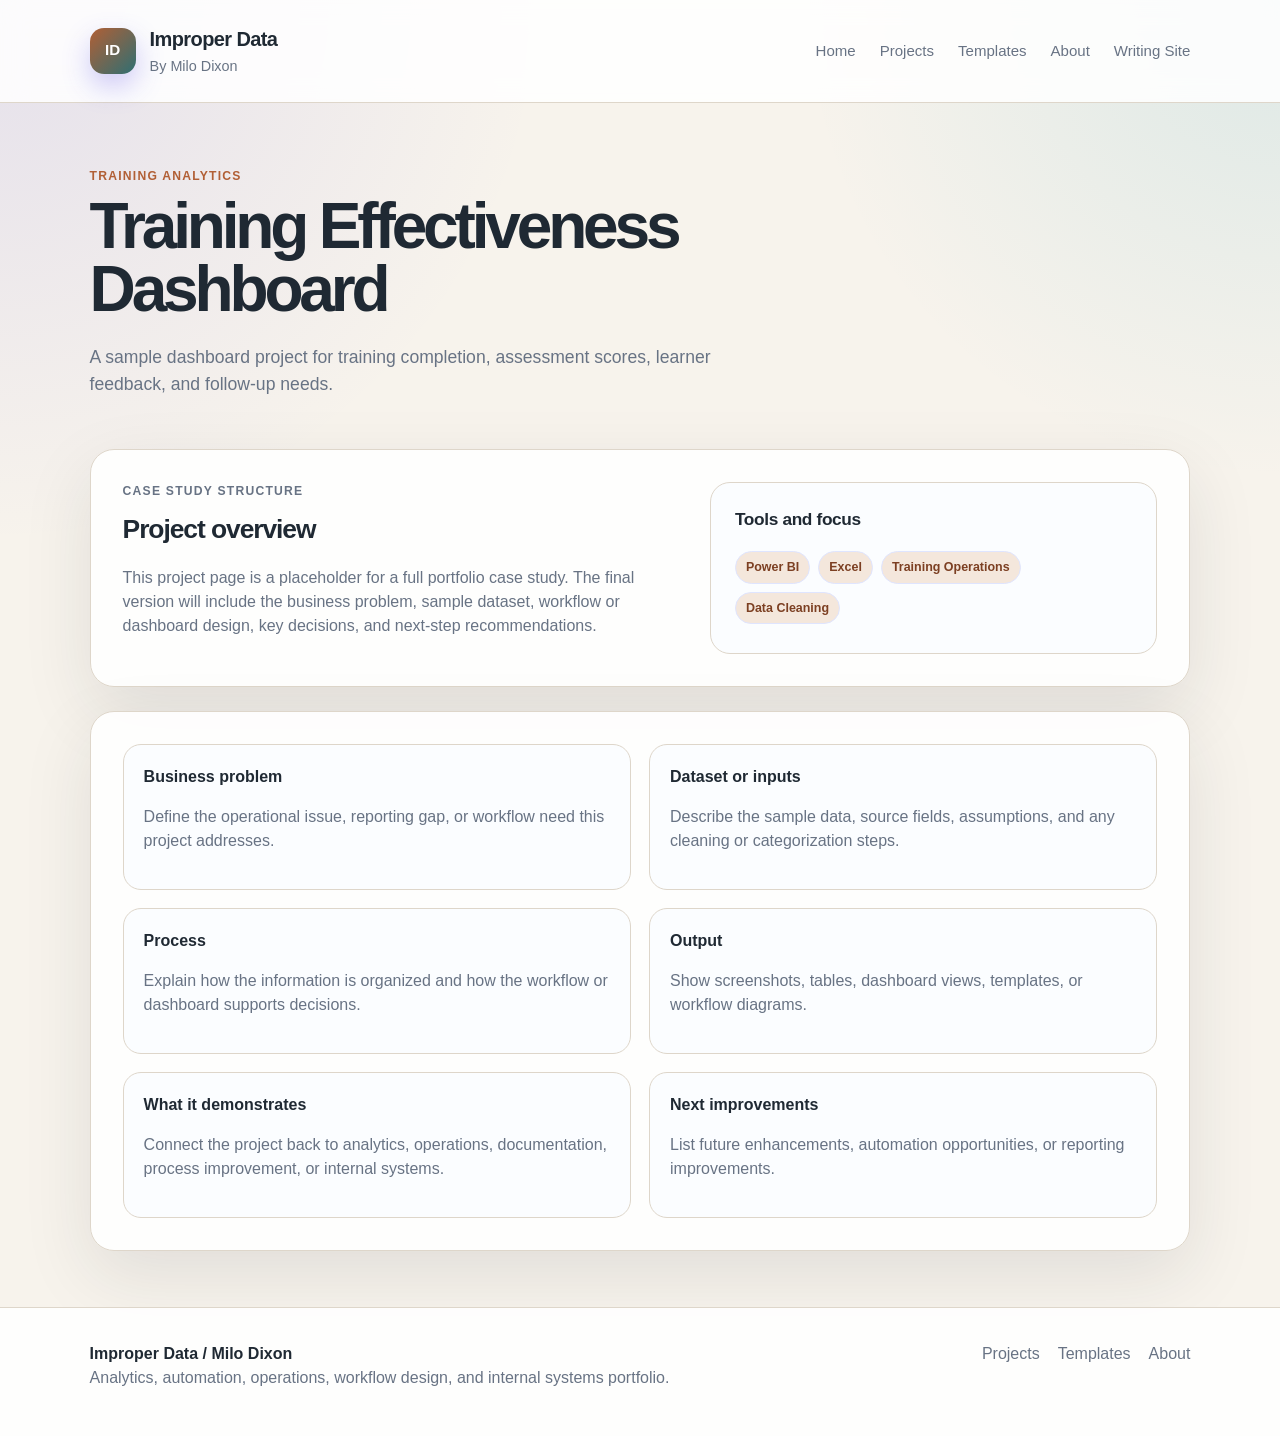
<file: projects/training-dashboard.html>
<!DOCTYPE html>
<html lang="en">
<head>
  <meta charset="UTF-8" />
  <meta name="viewport" content="width=device-width, initial-scale=1.0" />
  <title>Training Effectiveness Dashboard | Improper Data</title>
  <meta name="description" content="An Improper Data case study placeholder by Milo Dixon for training completion, assessment scores, learner feedback, and follow-up needs." />
  <link rel="canonical" href="https://milo-dixon.github.io/improper-data/projects/training-dashboard.html" />
  <meta property="og:type" content="article" />
  <meta property="og:title" content="Training Effectiveness Dashboard | Improper Data" />
  <meta property="og:description" content="An Improper Data case study placeholder by Milo Dixon for training completion, assessment scores, learner feedback, and follow-up needs." />
  <meta property="og:url" content="https://milo-dixon.github.io/improper-data/projects/training-dashboard.html" />
  <meta name="twitter:card" content="summary" />
  <meta name="twitter:title" content="Training Effectiveness Dashboard | Improper Data" />
  <meta name="twitter:description" content="An Improper Data case study placeholder by Milo Dixon for training completion, assessment scores, learner feedback, and follow-up needs." />
  <link rel="stylesheet" href="../style.css" />
</head>
<body>
  <header class="site-header">
    <a class="brand" href="../index.html">
      <div class="logo">ID</div>
      <div>
        <h1>Improper Data</h1>
        <p>By Milo Dixon</p>
      </div>
    </a>
    <nav>
      <a href="../index.html">Home</a>
      <a href="../projects.html">Projects</a>
      <a href="../templates.html">Templates</a>
      <a href="../about.html">About</a>
      <a href="https://milo-dixon.github.io/" target="_blank" rel="noopener">Writing Site</a>
    </nav>
  </header>

  <main>
    <section class="page-hero">
      <p class="eyebrow">Training Analytics</p>
      <h2>Training Effectiveness Dashboard</h2>
      <p>A sample dashboard project for training completion, assessment scores, learner feedback, and follow-up needs.</p>
    </section>

    <section class="section case-grid">
      <div>
        <p class="eyebrow">Case Study Structure</p>
        <h3>Project overview</h3>
        <p>
          This project page is a placeholder for a full portfolio case study. The final version
          will include the business problem, sample dataset, workflow or dashboard design,
          key decisions, and next-step recommendations.
        </p>
      </div>
      <div class="callout">
        <h4>Tools and focus</h4>
        <div class="skill-list">
          <span>Power BI</span><span>Excel</span><span>Training Operations</span><span>Data Cleaning</span>
        </div>
      </div>
    </section>

    <section class="section">
      <div class="case-sections">
        <div><h4>Business problem</h4><p>Define the operational issue, reporting gap, or workflow need this project addresses.</p></div>
        <div><h4>Dataset or inputs</h4><p>Describe the sample data, source fields, assumptions, and any cleaning or categorization steps.</p></div>
        <div><h4>Process</h4><p>Explain how the information is organized and how the workflow or dashboard supports decisions.</p></div>
        <div><h4>Output</h4><p>Show screenshots, tables, dashboard views, templates, or workflow diagrams.</p></div>
        <div><h4>What it demonstrates</h4><p>Connect the project back to analytics, operations, documentation, process improvement, or internal systems.</p></div>
        <div><h4>Next improvements</h4><p>List future enhancements, automation opportunities, or reporting improvements.</p></div>
      </div>
    </section>
  </main>

  <footer class="site-footer">
    <div>
      <p class="footer-title">Improper Data / Milo Dixon</p>
      <p>Analytics, automation, operations, workflow design, and internal systems portfolio.</p>
    </div>
    <div class="footer-links">
      <a href="../projects.html">Projects</a>
      <a href="../templates.html">Templates</a>
      <a href="../about.html">About</a>
    </div>
  </footer>
</body>
</html>
</file>
<file: style.css>
:root {
  --bg: #f7f3ec;
  --panel: #ffffff;
  --panel-soft: #f1ece4;
  --text: #1f2933;
  --muted: #687384;
  --line: #ded6ca;
  --accent: #b15f35;
  --accent-dark: #7c3f22;
  --teal: #2f6f73;
  --green: #4f6f52;
  --tag: #f4e7dc;
  --shadow: 0 24px 70px rgba(31, 41, 51, 0.10);
}

* { box-sizing: border-box; }

body {
  margin: 0;
  font-family: Arial, Helvetica, sans-serif;
  color: var(--text);
  background:
    radial-gradient(circle at top left, rgba(79, 70, 229, 0.11), transparent 34rem),
    radial-gradient(circle at top right, rgba(8, 145, 178, 0.11), transparent 30rem),
    var(--bg);
  line-height: 1.5;
}

a { color: inherit; text-decoration: none; }

.site-header {
  display: flex;
  align-items: center;
  justify-content: space-between;
  padding: 24px 7vw;
  background: rgba(255,255,255,0.86);
  border-bottom: 1px solid var(--line);
  position: sticky;
  top: 0;
  z-index: 10;
  backdrop-filter: blur(14px);
}

.brand {
  display: flex;
  align-items: center;
  gap: 14px;
}

.logo {
  width: 46px;
  height: 46px;
  border-radius: 14px;
  display: grid;
  place-items: center;
  background: linear-gradient(135deg, var(--accent), var(--teal));
  color: white;
  font-weight: 800;
  font-size: 0.95rem;
  box-shadow: 0 12px 28px rgba(79, 70, 229, 0.28);
}

.brand h1 { margin: 0; font-size: 1.25rem; letter-spacing: -0.03em; }
.brand p { margin: 2px 0 0; color: var(--muted); font-size: 0.9rem; }

nav { display: flex; gap: 24px; color: var(--muted); font-size: 0.94rem; }
nav a:hover { color: var(--accent); }

main { padding: 0 7vw 56px; }

.hero {
  display: grid;
  grid-template-columns: 1.05fr 0.95fr;
  gap: 48px;
  align-items: center;
  padding: 72px 0 42px;
}

.eyebrow {
  margin: 0 0 10px;
  color: var(--accent);
  font-weight: 800;
  text-transform: uppercase;
  font-size: 0.76rem;
  letter-spacing: 0.1em;
}

.hero h2,
.page-hero h2 {
  margin: 0;
  max-width: 880px;
  font-size: clamp(2.45rem, 5vw, 4.85rem);
  line-height: 0.98;
  letter-spacing: -0.065em;
}

.hero-copy > p:not(.eyebrow),
.page-hero p:not(.eyebrow) {
  max-width: 680px;
  color: var(--muted);
  font-size: 1.1rem;
  margin: 24px 0 0;
}

.hero-actions { display: flex; gap: 14px; margin-top: 32px; }

.button {
  display: inline-flex;
  align-items: center;
  justify-content: center;
  min-height: 46px;
  padding: 0 20px;
  border-radius: 12px;
  font-weight: 800;
  border: 1px solid var(--line);
}

.primary { background: var(--accent); color: white; border-color: var(--accent); }
.primary:hover { background: var(--accent-dark); }
.secondary { background: white; }

.tool-strip {
  margin-top: 28px;
  display: flex;
  flex-wrap: wrap;
  gap: 9px;
}

.tool-strip span,
.tags span,
.skill-list span,
.status-chip {
  background: var(--tag);
  color: var(--accent-dark);
  border: 1px solid #dfe5ff;
  border-radius: 999px;
  padding: 6px 10px;
  font-size: 0.78rem;
  font-weight: 800;
}

.status-chip {
  background: #ecfeff;
  border-color: #c6f6fb;
  color: #155e75;
}

.dashboard-card,
.section {
  background: rgba(255,255,255,0.92);
  border: 1px solid var(--line);
  border-radius: 24px;
  box-shadow: var(--shadow);
}

.dashboard-card { padding: 24px; }

.dashboard-header,
.chart-title,
.card-top {
  display: flex;
  justify-content: space-between;
  align-items: center;
  gap: 12px;
}

.dashboard-header {
  color: var(--muted);
  font-size: 0.9rem;
  margin-bottom: 18px;
}

.metrics {
  display: grid;
  grid-template-columns: repeat(3, 1fr);
  gap: 14px;
}

.metrics div {
  border: 1px solid var(--line);
  border-radius: 16px;
  padding: 16px;
  background: #fbfdff;
}

.metrics p { margin: 0; color: var(--muted); font-size: 0.82rem; }
.metrics strong { display: block; margin: 8px 0 3px; font-size: 1.85rem; letter-spacing: -0.04em; }
.metrics span { color: var(--muted); font-size: 0.78rem; }

.chart-panel {
  margin-top: 20px;
  border: 1px solid var(--line);
  border-radius: 18px;
  padding: 18px;
  background: #fbfdff;
}

.chart-title { color: var(--muted); font-size: 0.84rem; margin-bottom: 14px; }

.chart-placeholder {
  height: 184px;
  padding: 20px;
  border-radius: 14px;
  display: flex;
  align-items: end;
  gap: 16px;
  background:
    linear-gradient(to top, rgba(219,228,239,0.75) 1px, transparent 1px);
  background-size: 100% 38px;
}

.bar {
  flex: 1;
  border-radius: 9px 9px 0 0;
  background: linear-gradient(180deg, var(--accent), var(--teal));
  opacity: 0.9;
}
.bar-one { height: 42%; } .bar-two { height: 68%; } .bar-three { height: 55%; }
.bar-four { height: 82%; } .bar-five { height: 74%; } .bar-six { height: 61%; }

.section {
  padding: 32px;
  margin-top: 24px;
}

.section-heading { margin-bottom: 22px; }
.section h3 { margin: 0; font-size: 1.65rem; letter-spacing: -0.04em; }

.page-hero {
  padding: 64px 0 28px;
  max-width: 920px;
}

.card-grid,
.area-grid,
.template-list {
  display: grid;
  grid-template-columns: repeat(3, 1fr);
  gap: 18px;
}

.area-grid {
  grid-template-columns: repeat(5, 1fr);
}

.card,
.area-card,
.template-list div,
.callout {
  border: 1px solid var(--line);
  border-radius: 20px;
  background: #fbfdff;
}

.card,
.area-card,
.template-list div {
  padding: 22px;
  transition: transform 150ms ease, box-shadow 150ms ease, border-color 150ms ease;
}

.card:hover,
.area-card:hover,
.template-list div:hover {
  transform: translateY(-3px);
  border-color: #c7d2fe;
  box-shadow: 0 16px 35px rgba(15, 23, 42, 0.08);
}

.icon {
  width: 42px;
  height: 42px;
  border-radius: 13px;
  display: grid;
  place-items: center;
  margin-bottom: 14px;
  background: linear-gradient(135deg, #eef2ff, #ecfeff);
  border: 1px solid #dfe5ff;
  color: var(--accent-dark);
  font-weight: 900;
  font-size: 0.82rem;
}

.card-top .icon { margin-bottom: 0; }

.card-label {
  color: var(--accent);
  font-weight: 800;
  font-size: 0.78rem;
  margin: 18px 0 10px;
  text-transform: uppercase;
  letter-spacing: 0.06em;
}

.card h4,
.area-card h4,
.template-list h4,
.callout h4 {
  margin: 0 0 8px;
  font-size: 1.08rem;
  letter-spacing: -0.02em;
}

.card p,
.area-card p,
.template-list p,
.callout p,
.section p,
.case-sections p {
  color: var(--muted);
}

.tags,
.skill-list {
  display: flex;
  flex-wrap: wrap;
  gap: 8px;
  margin-top: 18px;
}

.card-link {
  display: inline-block;
  margin-top: 18px;
  color: var(--accent);
  font-weight: 800;
}

.split {
  display: grid;
  grid-template-columns: 0.9fr 1.1fr;
  gap: 32px;
  align-items: start;
}

.callout {
  padding: 24px;
}

.steps {
  display: grid;
  gap: 12px;
}

.steps div {
  display: grid;
  grid-template-columns: 54px 1fr;
  gap: 12px;
  align-items: start;
  padding: 14px;
  border: 1px solid var(--line);
  border-radius: 16px;
  background: #fbfdff;
}

.steps span {
  color: var(--accent);
  font-weight: 900;
}

.steps p {
  margin: 0;
  color: var(--muted);
}

.case-grid {
  display: grid;
  grid-template-columns: 1fr 0.8fr;
  gap: 28px;
}

.case-sections {
  display: grid;
  grid-template-columns: repeat(2, 1fr);
  gap: 18px;
}

.case-sections div {
  border: 1px solid var(--line);
  border-radius: 18px;
  padding: 20px;
  background: #fbfdff;
}

.case-sections h4 { margin: 0 0 8px; }

.site-footer {
  display: flex;
  justify-content: space-between;
  gap: 24px;
  padding: 34px 7vw 46px;
  color: var(--muted);
  border-top: 1px solid var(--line);
  background: rgba(255,255,255,0.9);
}

.site-footer p { margin: 0; }
.footer-title { color: var(--text); font-weight: 900; }
.footer-links { display: flex; flex-wrap: wrap; gap: 18px; }
.footer-links a:hover { color: var(--accent); }

@media (max-width: 1100px) {
  .area-grid { grid-template-columns: repeat(2, 1fr); }
}

@media (max-width: 900px) {
  .site-header,
  .site-footer {
    flex-direction: column;
    align-items: flex-start;
  }

  nav { flex-wrap: wrap; }

  .hero,
  .split,
  .card-grid,
  .template-list,
  .case-grid,
  .case-sections {
    grid-template-columns: 1fr;
  }

  .area-grid { grid-template-columns: 1fr; }
  .metrics { grid-template-columns: 1fr; }
}
</file>
